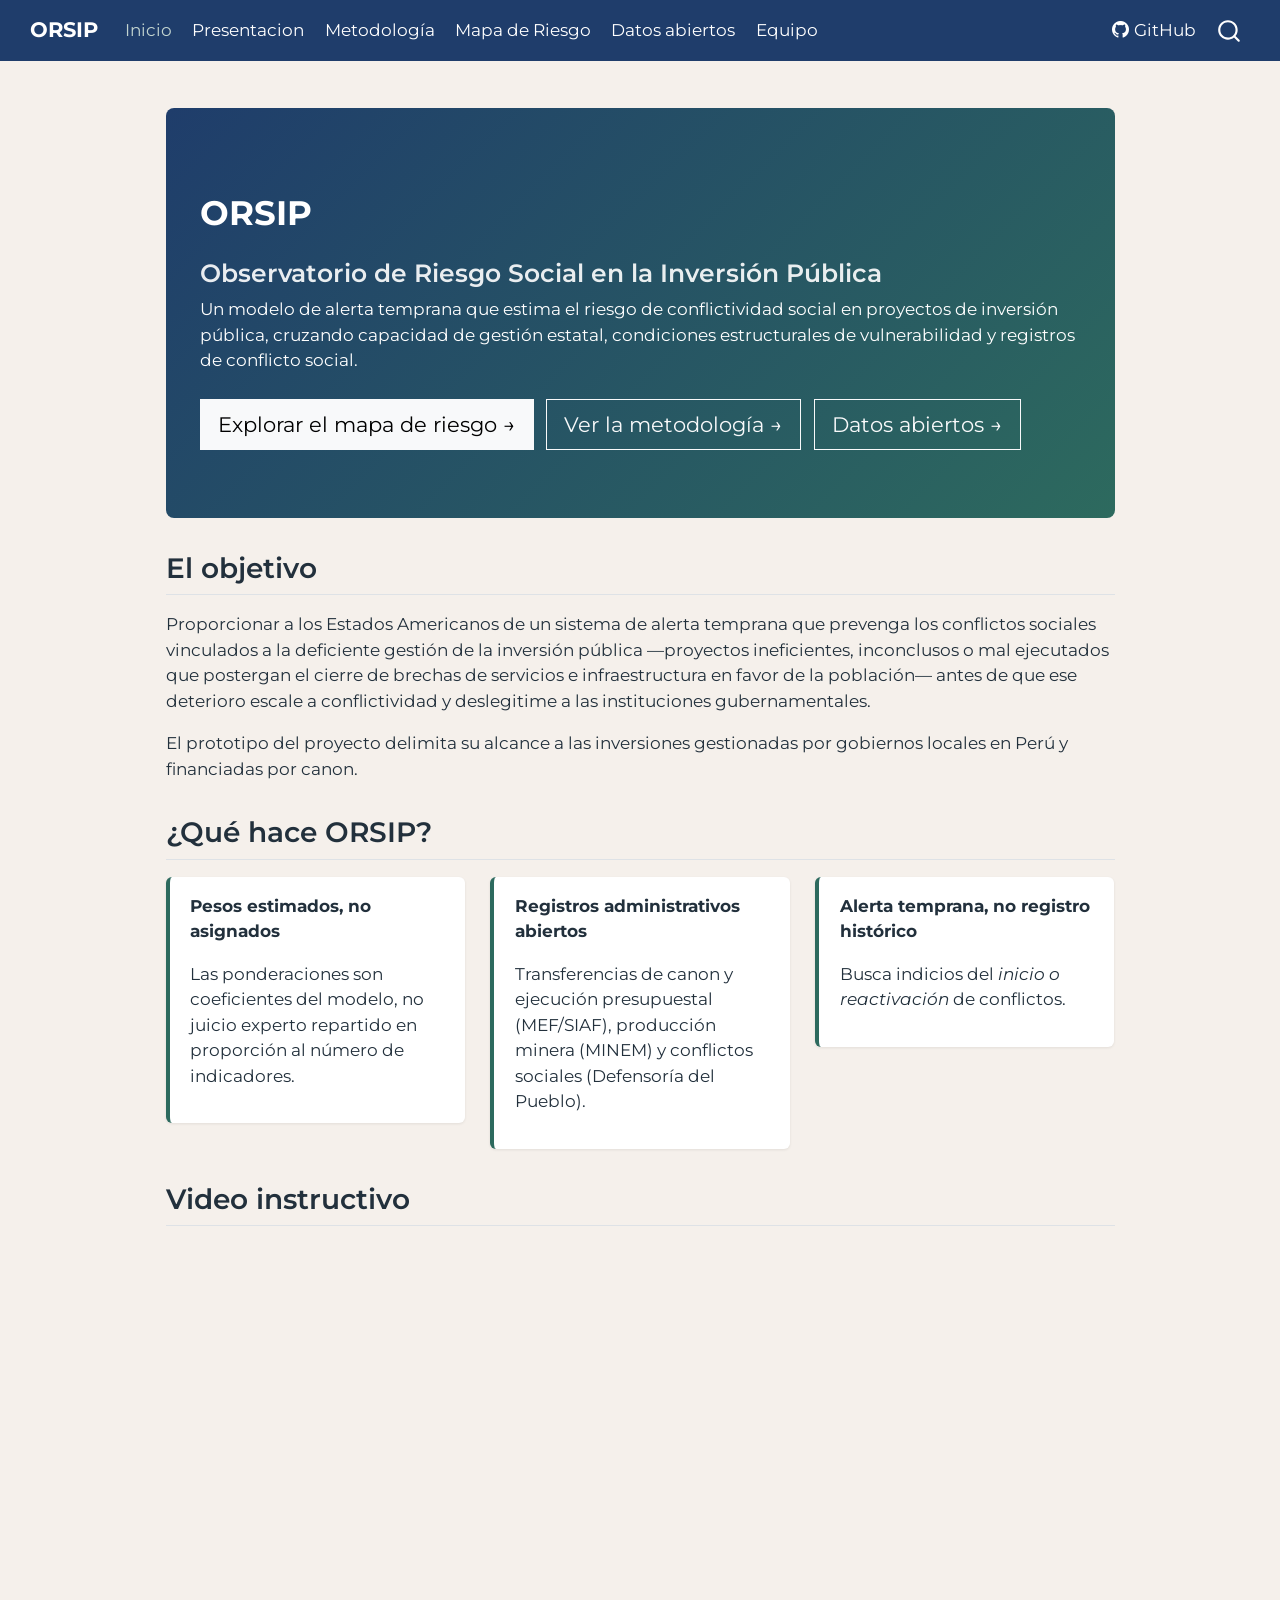
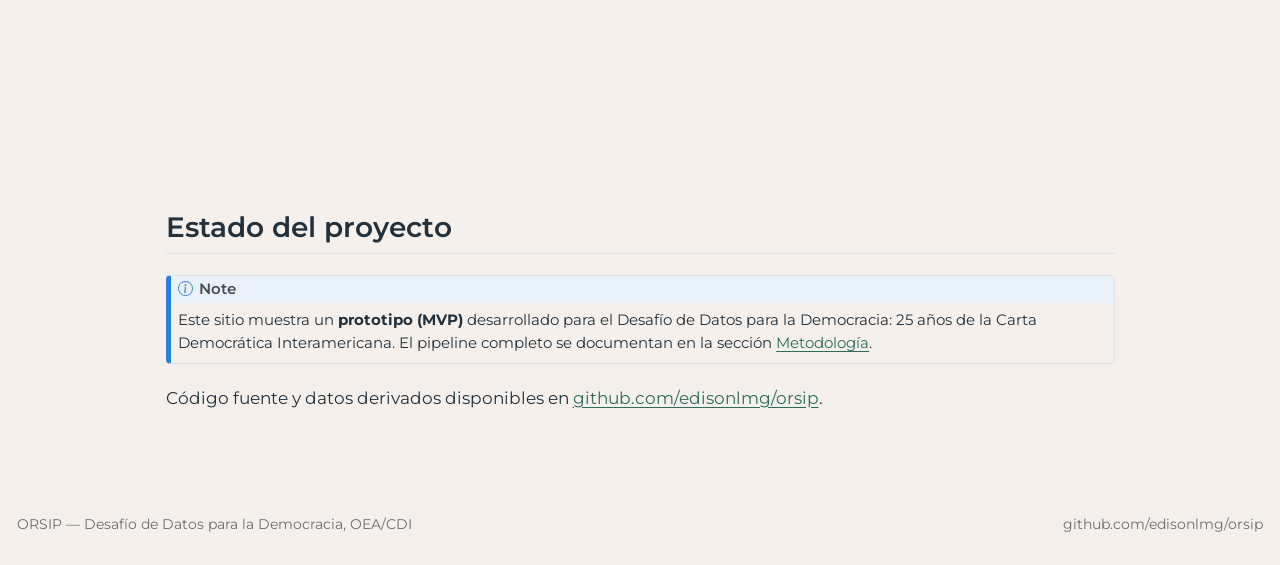
<file: docs/index.html>
<!DOCTYPE html>
<html xmlns="http://www.w3.org/1999/xhtml" lang="en" xml:lang="en"><head>

<meta charset="utf-8">
<meta name="generator" content="quarto-1.9.38">

<meta name="viewport" content="width=device-width, initial-scale=1.0, user-scalable=yes">


<title>ORSIP</title>
<style>
/* Default styles provided by pandoc.
** See https://pandoc.org/MANUAL.html#variables-for-html for config info.
*/
code{white-space: pre-wrap;}
span.smallcaps{font-variant: small-caps;}
div.columns{display: flex; gap: min(4vw, 1.5em);}
div.column{flex: auto; overflow-x: auto;}
div.hanging-indent{margin-left: 1.5em; text-indent: -1.5em;}
ul.task-list{list-style: none;}
ul.task-list li input[type="checkbox"] {
  width: 0.8em;
  margin: 0 0.8em 0.2em -1em; /* quarto-specific, see https://github.com/quarto-dev/quarto-cli/issues/4556 */ 
  vertical-align: middle;
}
</style>


<script src="site_libs/quarto-nav/quarto-nav.js"></script>
<script src="site_libs/quarto-nav/headroom.min.js"></script>
<script src="site_libs/clipboard/clipboard.min.js"></script>
<script src="site_libs/quarto-search/autocomplete.umd.js"></script>
<script src="site_libs/quarto-search/fuse.min.js"></script>
<script src="site_libs/quarto-search/quarto-search.js"></script>
<meta name="quarto:offset" content="./">
<script src="site_libs/quarto-html/quarto.js" type="module"></script>
<script src="site_libs/quarto-html/tabsets/tabsets.js" type="module"></script>
<script src="site_libs/quarto-html/popper.min.js"></script>
<script src="site_libs/quarto-html/tippy.umd.min.js"></script>
<script src="site_libs/quarto-html/anchor.min.js"></script>
<link href="site_libs/quarto-html/tippy.css" rel="stylesheet">
<link href="site_libs/quarto-html/quarto-syntax-highlighting-15634bcf2e68342d4ad2dfa704d543f6.css" rel="stylesheet" id="quarto-text-highlighting-styles">
<script src="site_libs/bootstrap/bootstrap.min.js"></script>
<link href="site_libs/bootstrap/bootstrap-icons.css" rel="stylesheet">
<link href="site_libs/bootstrap/bootstrap-5b5f9815e9f625f6f2caee7ee4b01884.min.css" rel="stylesheet" append-hash="true" id="quarto-bootstrap" data-mode="light">
<script id="quarto-search-options" type="application/json">{
  "location": "navbar",
  "copy-button": false,
  "collapse-after": 3,
  "panel-placement": "end",
  "type": "overlay",
  "limit": 50,
  "keyboard-shortcut": [
    "f",
    "/",
    "s"
  ],
  "show-item-context": false,
  "language": {
    "search-no-results-text": "No results",
    "search-matching-documents-text": "matching documents",
    "search-copy-link-title": "Copy link to search",
    "search-hide-matches-text": "Hide additional matches",
    "search-more-match-text": "more match in this document",
    "search-more-matches-text": "more matches in this document",
    "search-clear-button-title": "Clear",
    "search-text-placeholder": "",
    "search-detached-cancel-button-title": "Cancel",
    "search-submit-button-title": "Submit",
    "search-label": "Search"
  }
}</script>
<script async="" src="https://www.googletagmanager.com/gtag/js?id=G-DY50TEYDTH"></script>

<script type="text/javascript">

window.dataLayer = window.dataLayer || [];
function gtag(){dataLayer.push(arguments);}
gtag('js', new Date());
gtag('config', 'G-DY50TEYDTH', { 'anonymize_ip': true});
</script>


</head>

<body class="nav-fixed fullcontent quarto-light">

<div id="quarto-search-results"></div>
  <header id="quarto-header" class="headroom fixed-top">
    <nav class="navbar navbar-expand-lg " data-bs-theme="dark">
      <div class="navbar-container container-fluid">
      <div class="navbar-brand-container mx-auto">
    <a class="navbar-brand" href="./index.html">
    <span class="navbar-title">ORSIP</span>
    </a>
  </div>
            <div id="quarto-search" class="" title="Search"></div>
          <button class="navbar-toggler" type="button" data-bs-toggle="collapse" data-bs-target="#navbarCollapse" aria-controls="navbarCollapse" role="menu" aria-expanded="false" aria-label="Toggle navigation" onclick="if (window.quartoToggleHeadroom) { window.quartoToggleHeadroom(); }">
  <span class="navbar-toggler-icon"></span>
</button>
          <div class="collapse navbar-collapse" id="navbarCollapse">
            <ul class="navbar-nav navbar-nav-scroll me-auto">
  <li class="nav-item">
    <a class="nav-link active" href="./index.html" aria-current="page"> 
<span class="menu-text">Inicio</span></a>
  </li>  
  <li class="nav-item">
    <a class="nav-link" href="./presentacion.html"> 
<span class="menu-text">Presentacion</span></a>
  </li>  
  <li class="nav-item">
    <a class="nav-link" href="./metodologia.html"> 
<span class="menu-text">Metodología</span></a>
  </li>  
  <li class="nav-item">
    <a class="nav-link" href="https://edisonlmg.shinyapps.io/orsip/" target="_blank"> 
<span class="menu-text">Mapa de Riesgo</span></a>
  </li>  
  <li class="nav-item">
    <a class="nav-link" href="https://github.com/edisonlmg/orsip/tree/main/data/outputs" target="_blank"> 
<span class="menu-text">Datos abiertos</span></a>
  </li>  
  <li class="nav-item">
    <a class="nav-link" href="./equipo.html"> 
<span class="menu-text">Equipo</span></a>
  </li>  
</ul>
            <ul class="navbar-nav navbar-nav-scroll ms-auto">
  <li class="nav-item">
    <a class="nav-link" href="https://github.com/edisonlmg/orsip"> <i class="bi bi-github" role="img">
</i> 
<span class="menu-text">GitHub</span></a>
  </li>  
</ul>
          </div> <!-- /navcollapse -->
            <div class="quarto-navbar-tools">
</div>
      </div> <!-- /container-fluid -->
    </nav>
</header>
<!-- content -->
<div id="quarto-content" class="quarto-container page-columns page-rows-contents page-layout-article page-navbar">
<!-- sidebar -->
<!-- margin-sidebar -->
    
<!-- main -->
<main class="content" id="quarto-document-content"><header id="title-block-header" class="quarto-title-block"></header>




<section id="orsip" class="level1 hero-banner">
<h1>ORSIP</h1>
<section id="observatorio-de-riesgo-social-en-la-inversión-pública" class="level3">
<h3 class="anchored" data-anchor-id="observatorio-de-riesgo-social-en-la-inversión-pública">Observatorio de Riesgo Social en la Inversión Pública</h3>
<p>Un modelo de alerta temprana que estima el riesgo de conflictividad social en proyectos de inversión pública, cruzando capacidad de gestión estatal, condiciones estructurales de vulnerabilidad y registros de conflicto social.</p>
<p><a href="https://edisonlmg.shinyapps.io/orsip/" class="btn btn-light btn-lg" role="button">Explorar el mapa de riesgo →</a> <a href="./metodologia.html" class="btn btn-outline-light btn-lg" role="button">Ver la metodología →</a> <a href="https://github.com/edisonlmg/orsip/tree/main/data/outputs" class="btn btn-outline-light btn-lg" role="button">Datos abiertos →</a></p>
</section>
</section>
<section id="el-objetivo" class="level2">
<h2 class="anchored" data-anchor-id="el-objetivo">El objetivo</h2>
<p>Proporcionar a los Estados Americanos de un sistema de alerta temprana que prevenga los conflictos sociales vinculados a la deficiente gestión de la inversión pública —proyectos ineficientes, inconclusos o mal ejecutados que postergan el cierre de brechas de servicios e infraestructura en favor de la población— antes de que ese deterioro escale a conflictividad y deslegitime a las instituciones gubernamentales.</p>
<p>El prototipo del proyecto delimita su alcance a las inversiones gestionadas por gobiernos locales en Perú y financiadas por canon.</p>
</section>
<section id="qué-hace-orsip" class="level2">
<h2 class="anchored" data-anchor-id="qué-hace-orsip">¿Qué hace ORSIP?</h2>
<div class="grid">
<div class="g-col-4">
<div class="card-metric">
<p><strong>Pesos estimados, no asignados</strong></p>
<p>Las ponderaciones son coeficientes del modelo, no juicio experto repartido en proporción al número de indicadores.</p>
</div>
</div>
<div class="g-col-4">
<div class="card-metric">
<p><strong>Registros administrativos abiertos</strong></p>
<p>Transferencias de canon y ejecución presupuestal (MEF/SIAF), producción minera (MINEM) y conflictos sociales (Defensoría del Pueblo).</p>
</div>
</div>
<div class="g-col-4">
<div class="card-metric">
<p><strong>Alerta temprana, no registro histórico</strong></p>
<p>Busca indicios del <em>inicio o reactivación</em> de conflictos.</p>
</div>
</div>
</div>
</section>
<section id="video-instructivo" class="level2">
<h2 class="anchored" data-anchor-id="video-instructivo">Video instructivo</h2>
<div class="quarto-video ratio ratio-16x9"><iframe data-external="1" src="https://www.youtube.com/embed/J4j8YQt5oFw" title="" frameborder="0" allow="accelerometer; autoplay; clipboard-write; encrypted-media; gyroscope; picture-in-picture" allowfullscreen=""></iframe></div>
</section>
<section id="estado-del-proyecto" class="level2">
<h2 class="anchored" data-anchor-id="estado-del-proyecto">Estado del proyecto</h2>
<div class="callout callout-style-default callout-note callout-titled">
<div class="callout-header d-flex align-content-center">
<div class="callout-icon-container">
<i class="callout-icon"></i>
</div>
<div class="callout-title-container flex-fill">
Note
</div>
</div>
<div class="callout-body-container callout-body">
<p>Este sitio muestra un <strong>prototipo (MVP)</strong> desarrollado para el Desafío de Datos para la Democracia: 25 años de la Carta Democrática Interamericana. El pipeline completo se documentan en la sección <a href="./metodologia.html">Metodología</a>.</p>
</div>
</div>
<p>Código fuente y datos derivados disponibles en <a href="https://github.com/edisonlmg/orsip">github.com/edisonlmg/orsip</a>.</p>


</section>

</main> <!-- /main -->
<script id="quarto-html-after-body" type="application/javascript">
  window.document.addEventListener("DOMContentLoaded", function (event) {
    const icon = "";
    const anchorJS = new window.AnchorJS();
    anchorJS.options = {
      placement: 'right',
      icon: icon
    };
    anchorJS.add('.anchored');
    const isCodeAnnotation = (el) => {
      for (const clz of el.classList) {
        if (clz.startsWith('code-annotation-')) {                     
          return true;
        }
      }
      return false;
    }
    const onCopySuccess = function(e) {
      // button target
      const button = e.trigger;
      // don't keep focus
      button.blur();
      // flash "checked"
      button.classList.add('code-copy-button-checked');
      var currentTitle = button.getAttribute("title");
      button.setAttribute("title", "Copied!");
      let tooltip;
      if (window.bootstrap) {
        button.setAttribute("data-bs-toggle", "tooltip");
        button.setAttribute("data-bs-placement", "left");
        button.setAttribute("data-bs-title", "Copied!");
        tooltip = new bootstrap.Tooltip(button, 
          { trigger: "manual", 
            customClass: "code-copy-button-tooltip",
            offset: [0, -8]});
        tooltip.show();    
      }
      setTimeout(function() {
        if (tooltip) {
          tooltip.hide();
          button.removeAttribute("data-bs-title");
          button.removeAttribute("data-bs-toggle");
          button.removeAttribute("data-bs-placement");
        }
        button.setAttribute("title", currentTitle);
        button.classList.remove('code-copy-button-checked');
      }, 1000);
      // clear code selection
      e.clearSelection();
    }
    const getTextToCopy = function(trigger) {
      const outerScaffold = trigger.parentElement.cloneNode(true);
      const codeEl = outerScaffold.querySelector('code');
      for (const childEl of codeEl.children) {
        if (isCodeAnnotation(childEl)) {
          childEl.remove();
        }
      }
      return codeEl.innerText;
    }
    const clipboard = new window.ClipboardJS('.code-copy-button:not([data-in-quarto-modal])', {
      text: getTextToCopy
    });
    clipboard.on('success', onCopySuccess);
    if (window.document.getElementById('quarto-embedded-source-code-modal')) {
      const clipboardModal = new window.ClipboardJS('.code-copy-button[data-in-quarto-modal]', {
        text: getTextToCopy,
        container: window.document.getElementById('quarto-embedded-source-code-modal')
      });
      clipboardModal.on('success', onCopySuccess);
    }
      var localhostRegex = new RegExp(/^(?:http|https):\/\/localhost\:?[0-9]*\//);
      var mailtoRegex = new RegExp(/^mailto:/);
        var filterRegex = new RegExp("https:\/\/orsip\.site\/");
      var isInternal = (href) => {
          return filterRegex.test(href) || localhostRegex.test(href) || mailtoRegex.test(href);
      }
      // Inspect non-navigation links and adorn them if external
     var links = window.document.querySelectorAll('a[href]:not(.nav-link):not(.navbar-brand):not(.toc-action):not(.sidebar-link):not(.sidebar-item-toggle):not(.pagination-link):not(.no-external):not([aria-hidden]):not(.dropdown-item):not(.quarto-navigation-tool):not(.about-link)');
      for (var i=0; i<links.length; i++) {
        const link = links[i];
        if (!isInternal(link.href)) {
          // undo the damage that might have been done by quarto-nav.js in the case of
          // links that we want to consider external
          if (link.dataset.originalHref !== undefined) {
            link.href = link.dataset.originalHref;
          }
        }
      }
    function tippyHover(el, contentFn, onTriggerFn, onUntriggerFn) {
      const config = {
        allowHTML: true,
        maxWidth: 500,
        delay: 100,
        arrow: false,
        appendTo: function(el) {
            return el.parentElement;
        },
        interactive: true,
        interactiveBorder: 10,
        theme: 'quarto',
        placement: 'bottom-start',
      };
      if (contentFn) {
        config.content = contentFn;
      }
      if (onTriggerFn) {
        config.onTrigger = onTriggerFn;
      }
      if (onUntriggerFn) {
        config.onUntrigger = onUntriggerFn;
      }
      window.tippy(el, config); 
    }
    const noterefs = window.document.querySelectorAll('a[role="doc-noteref"]');
    for (var i=0; i<noterefs.length; i++) {
      const ref = noterefs[i];
      tippyHover(ref, function() {
        // use id or data attribute instead here
        let href = ref.getAttribute('data-footnote-href') || ref.getAttribute('href');
        try { href = new URL(href).hash; } catch {}
        const id = href.replace(/^#\/?/, "");
        const note = window.document.getElementById(id);
        if (note) {
          return note.innerHTML;
        } else {
          return "";
        }
      });
    }
    const xrefs = window.document.querySelectorAll('a.quarto-xref');
    const processXRef = (id, note) => {
      // Strip column container classes
      const stripColumnClz = (el) => {
        el.classList.remove("page-full", "page-columns");
        if (el.children) {
          for (const child of el.children) {
            stripColumnClz(child);
          }
        }
      }
      stripColumnClz(note)
      if (id === null || id.startsWith('sec-')) {
        // Special case sections, only their first couple elements
        const container = document.createElement("div");
        if (note.children && note.children.length > 2) {
          container.appendChild(note.children[0].cloneNode(true));
          for (let i = 1; i < note.children.length; i++) {
            const child = note.children[i];
            if (child.tagName === "P" && child.innerText === "") {
              continue;
            } else {
              container.appendChild(child.cloneNode(true));
              break;
            }
          }
          if (window.Quarto?.typesetMath) {
            window.Quarto.typesetMath(container);
          }
          return container.innerHTML
        } else {
          if (window.Quarto?.typesetMath) {
            window.Quarto.typesetMath(note);
          }
          return note.innerHTML;
        }
      } else {
        // Remove any anchor links if they are present
        const anchorLink = note.querySelector('a.anchorjs-link');
        if (anchorLink) {
          anchorLink.remove();
        }
        if (window.Quarto?.typesetMath) {
          window.Quarto.typesetMath(note);
        }
        if (note.classList.contains("callout")) {
          return note.outerHTML;
        } else {
          return note.innerHTML;
        }
      }
    }
    for (var i=0; i<xrefs.length; i++) {
      const xref = xrefs[i];
      tippyHover(xref, undefined, function(instance) {
        instance.disable();
        let url = xref.getAttribute('href');
        let hash = undefined; 
        if (url.startsWith('#')) {
          hash = url;
        } else {
          try { hash = new URL(url).hash; } catch {}
        }
        if (hash) {
          const id = hash.replace(/^#\/?/, "");
          const note = window.document.getElementById(id);
          if (note !== null) {
            try {
              const html = processXRef(id, note.cloneNode(true));
              instance.setContent(html);
            } finally {
              instance.enable();
              instance.show();
            }
          } else {
            // See if we can fetch this
            fetch(url.split('#')[0])
            .then(res => res.text())
            .then(html => {
              const parser = new DOMParser();
              const htmlDoc = parser.parseFromString(html, "text/html");
              const note = htmlDoc.getElementById(id);
              if (note !== null) {
                const html = processXRef(id, note);
                instance.setContent(html);
              } 
            }).finally(() => {
              instance.enable();
              instance.show();
            });
          }
        } else {
          // See if we can fetch a full url (with no hash to target)
          // This is a special case and we should probably do some content thinning / targeting
          fetch(url)
          .then(res => res.text())
          .then(html => {
            const parser = new DOMParser();
            const htmlDoc = parser.parseFromString(html, "text/html");
            const note = htmlDoc.querySelector('main.content');
            if (note !== null) {
              // This should only happen for chapter cross references
              // (since there is no id in the URL)
              // remove the first header
              if (note.children.length > 0 && note.children[0].tagName === "HEADER") {
                note.children[0].remove();
              }
              const html = processXRef(null, note);
              instance.setContent(html);
            } 
          }).finally(() => {
            instance.enable();
            instance.show();
          });
        }
      }, function(instance) {
      });
    }
        let selectedAnnoteEl;
        const selectorForAnnotation = ( cell, annotation) => {
          let cellAttr = 'data-code-cell="' + cell + '"';
          let lineAttr = 'data-code-annotation="' +  annotation + '"';
          const selector = 'span[' + cellAttr + '][' + lineAttr + ']';
          return selector;
        }
        const selectCodeLines = (annoteEl) => {
          const doc = window.document;
          const targetCell = annoteEl.getAttribute("data-target-cell");
          const targetAnnotation = annoteEl.getAttribute("data-target-annotation");
          const annoteSpan = window.document.querySelector(selectorForAnnotation(targetCell, targetAnnotation));
          const lines = annoteSpan.getAttribute("data-code-lines").split(",");
          const lineIds = lines.map((line) => {
            return targetCell + "-" + line;
          })
          let top = null;
          let height = null;
          let parent = null;
          if (lineIds.length > 0) {
              //compute the position of the single el (top and bottom and make a div)
              const el = window.document.getElementById(lineIds[0]);
              top = el.offsetTop;
              height = el.offsetHeight;
              parent = el.parentElement.parentElement;
            if (lineIds.length > 1) {
              const lastEl = window.document.getElementById(lineIds[lineIds.length - 1]);
              const bottom = lastEl.offsetTop + lastEl.offsetHeight;
              height = bottom - top;
            }
            if (top !== null && height !== null && parent !== null) {
              // cook up a div (if necessary) and position it 
              let div = window.document.getElementById("code-annotation-line-highlight");
              if (div === null) {
                div = window.document.createElement("div");
                div.setAttribute("id", "code-annotation-line-highlight");
                div.style.position = 'absolute';
                parent.appendChild(div);
              }
              div.style.top = top - 2 + "px";
              div.style.height = height + 4 + "px";
              div.style.left = 0;
              let gutterDiv = window.document.getElementById("code-annotation-line-highlight-gutter");
              if (gutterDiv === null) {
                gutterDiv = window.document.createElement("div");
                gutterDiv.setAttribute("id", "code-annotation-line-highlight-gutter");
                gutterDiv.style.position = 'absolute';
                const codeCell = window.document.getElementById(targetCell);
                const gutter = codeCell.querySelector('.code-annotation-gutter');
                gutter.appendChild(gutterDiv);
              }
              gutterDiv.style.top = top - 2 + "px";
              gutterDiv.style.height = height + 4 + "px";
            }
            selectedAnnoteEl = annoteEl;
          }
        };
        const unselectCodeLines = () => {
          const elementsIds = ["code-annotation-line-highlight", "code-annotation-line-highlight-gutter"];
          elementsIds.forEach((elId) => {
            const div = window.document.getElementById(elId);
            if (div) {
              div.remove();
            }
          });
          selectedAnnoteEl = undefined;
        };
          // Handle positioning of the toggle
      window.addEventListener(
        "resize",
        throttle(() => {
          elRect = undefined;
          if (selectedAnnoteEl) {
            selectCodeLines(selectedAnnoteEl);
          }
        }, 10)
      );
      function throttle(fn, ms) {
      let throttle = false;
      let timer;
        return (...args) => {
          if(!throttle) { // first call gets through
              fn.apply(this, args);
              throttle = true;
          } else { // all the others get throttled
              if(timer) clearTimeout(timer); // cancel #2
              timer = setTimeout(() => {
                fn.apply(this, args);
                timer = throttle = false;
              }, ms);
          }
        };
      }
        // Attach click handler to the DT
        const annoteDls = window.document.querySelectorAll('dt[data-target-cell]');
        for (const annoteDlNode of annoteDls) {
          annoteDlNode.addEventListener('click', (event) => {
            const clickedEl = event.target;
            if (clickedEl !== selectedAnnoteEl) {
              unselectCodeLines();
              const activeEl = window.document.querySelector('dt[data-target-cell].code-annotation-active');
              if (activeEl) {
                activeEl.classList.remove('code-annotation-active');
              }
              selectCodeLines(clickedEl);
              clickedEl.classList.add('code-annotation-active');
            } else {
              // Unselect the line
              unselectCodeLines();
              clickedEl.classList.remove('code-annotation-active');
            }
          });
        }
    const findCites = (el) => {
      const parentEl = el.parentElement;
      if (parentEl) {
        const cites = parentEl.dataset.cites;
        if (cites) {
          return {
            el,
            cites: cites.split(' ')
          };
        } else {
          return findCites(el.parentElement)
        }
      } else {
        return undefined;
      }
    };
    var bibliorefs = window.document.querySelectorAll('a[role="doc-biblioref"]');
    for (var i=0; i<bibliorefs.length; i++) {
      const ref = bibliorefs[i];
      const citeInfo = findCites(ref);
      if (citeInfo) {
        tippyHover(citeInfo.el, function() {
          var popup = window.document.createElement('div');
          citeInfo.cites.forEach(function(cite) {
            var citeDiv = window.document.createElement('div');
            citeDiv.classList.add('hanging-indent');
            citeDiv.classList.add('csl-entry');
            var biblioDiv = window.document.getElementById('ref-' + cite);
            if (biblioDiv) {
              citeDiv.innerHTML = biblioDiv.innerHTML;
            }
            popup.appendChild(citeDiv);
          });
          return popup.innerHTML;
        });
      }
    }
  });
  </script>
</div> <!-- /content -->
<footer class="footer">
  <div class="nav-footer">
    <div class="nav-footer-left">
<p>ORSIP — Desafío de Datos para la Democracia, OEA/CDI</p>
</div>   
    <div class="nav-footer-center">
      &nbsp;
    </div>
    <div class="nav-footer-right">
<p>github.com/edisonlmg/orsip</p>
</div>
  </div>
</footer>




</body></html>
</file>
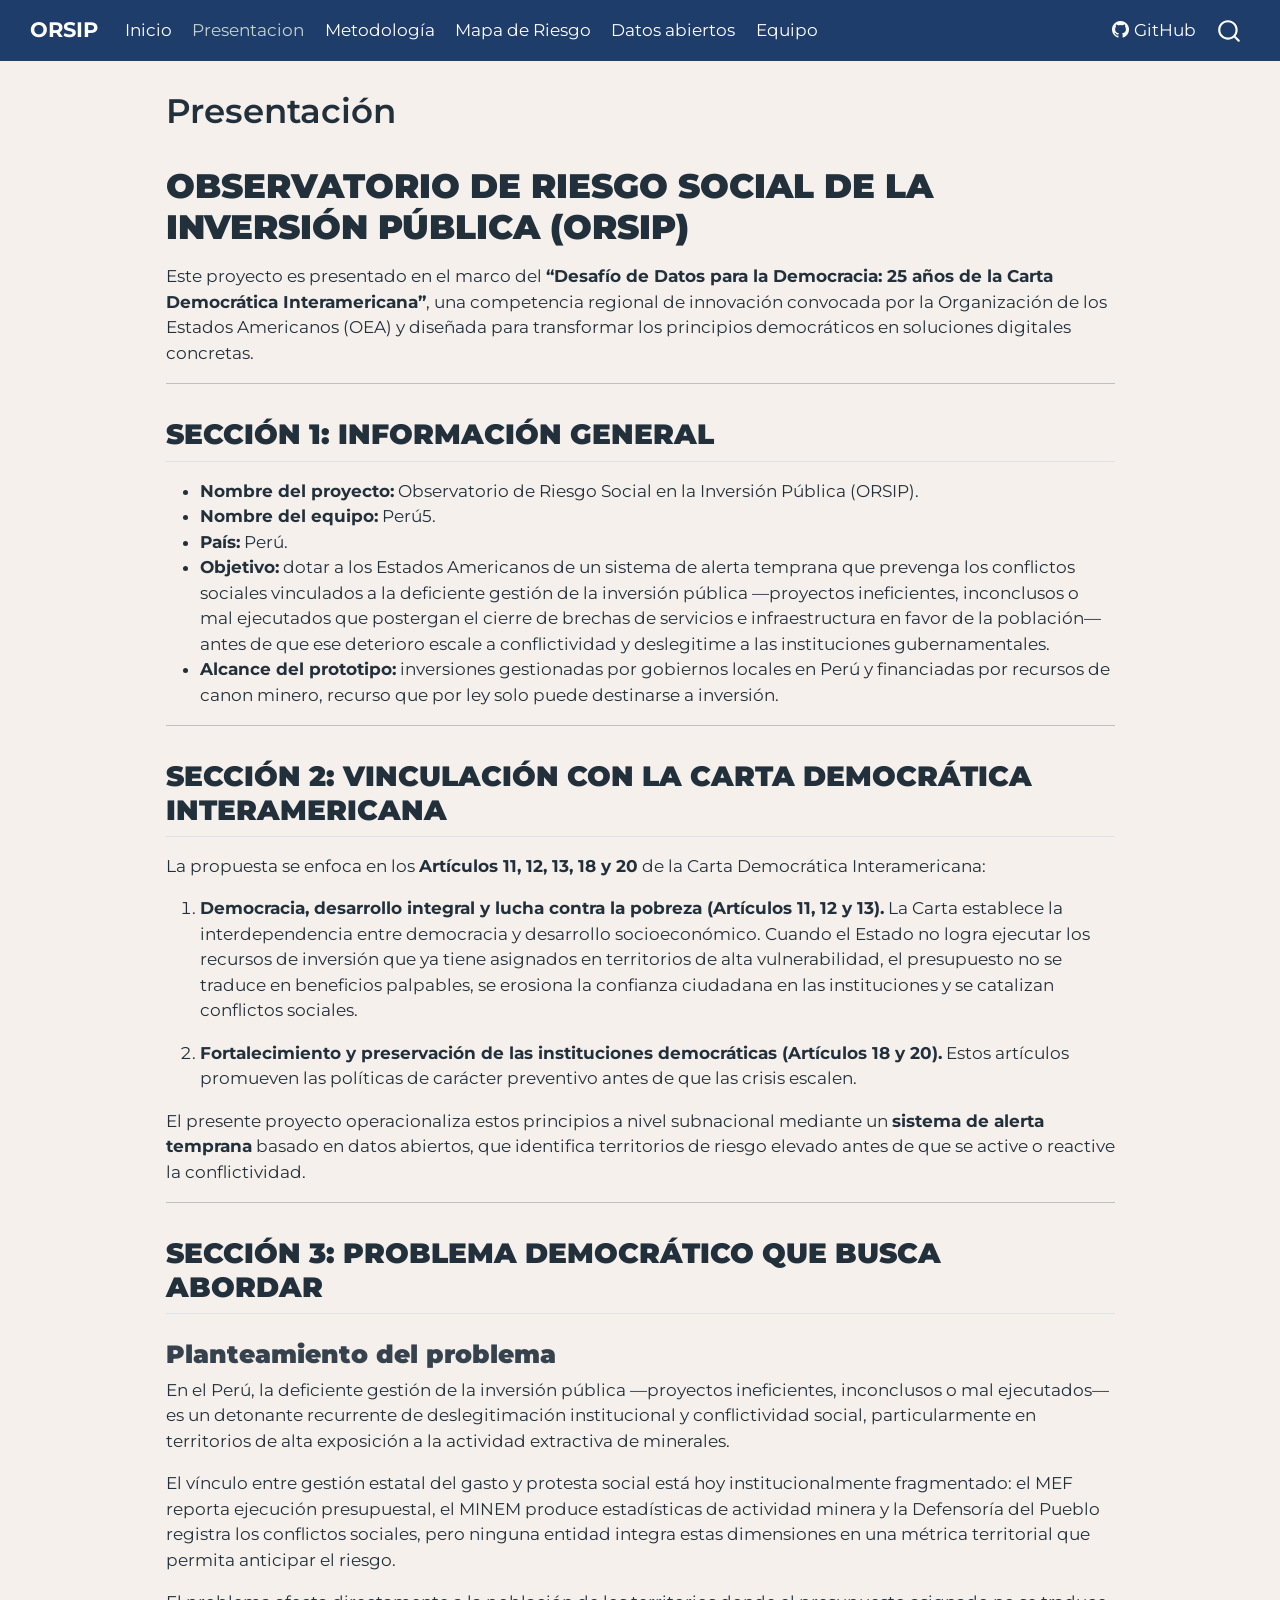
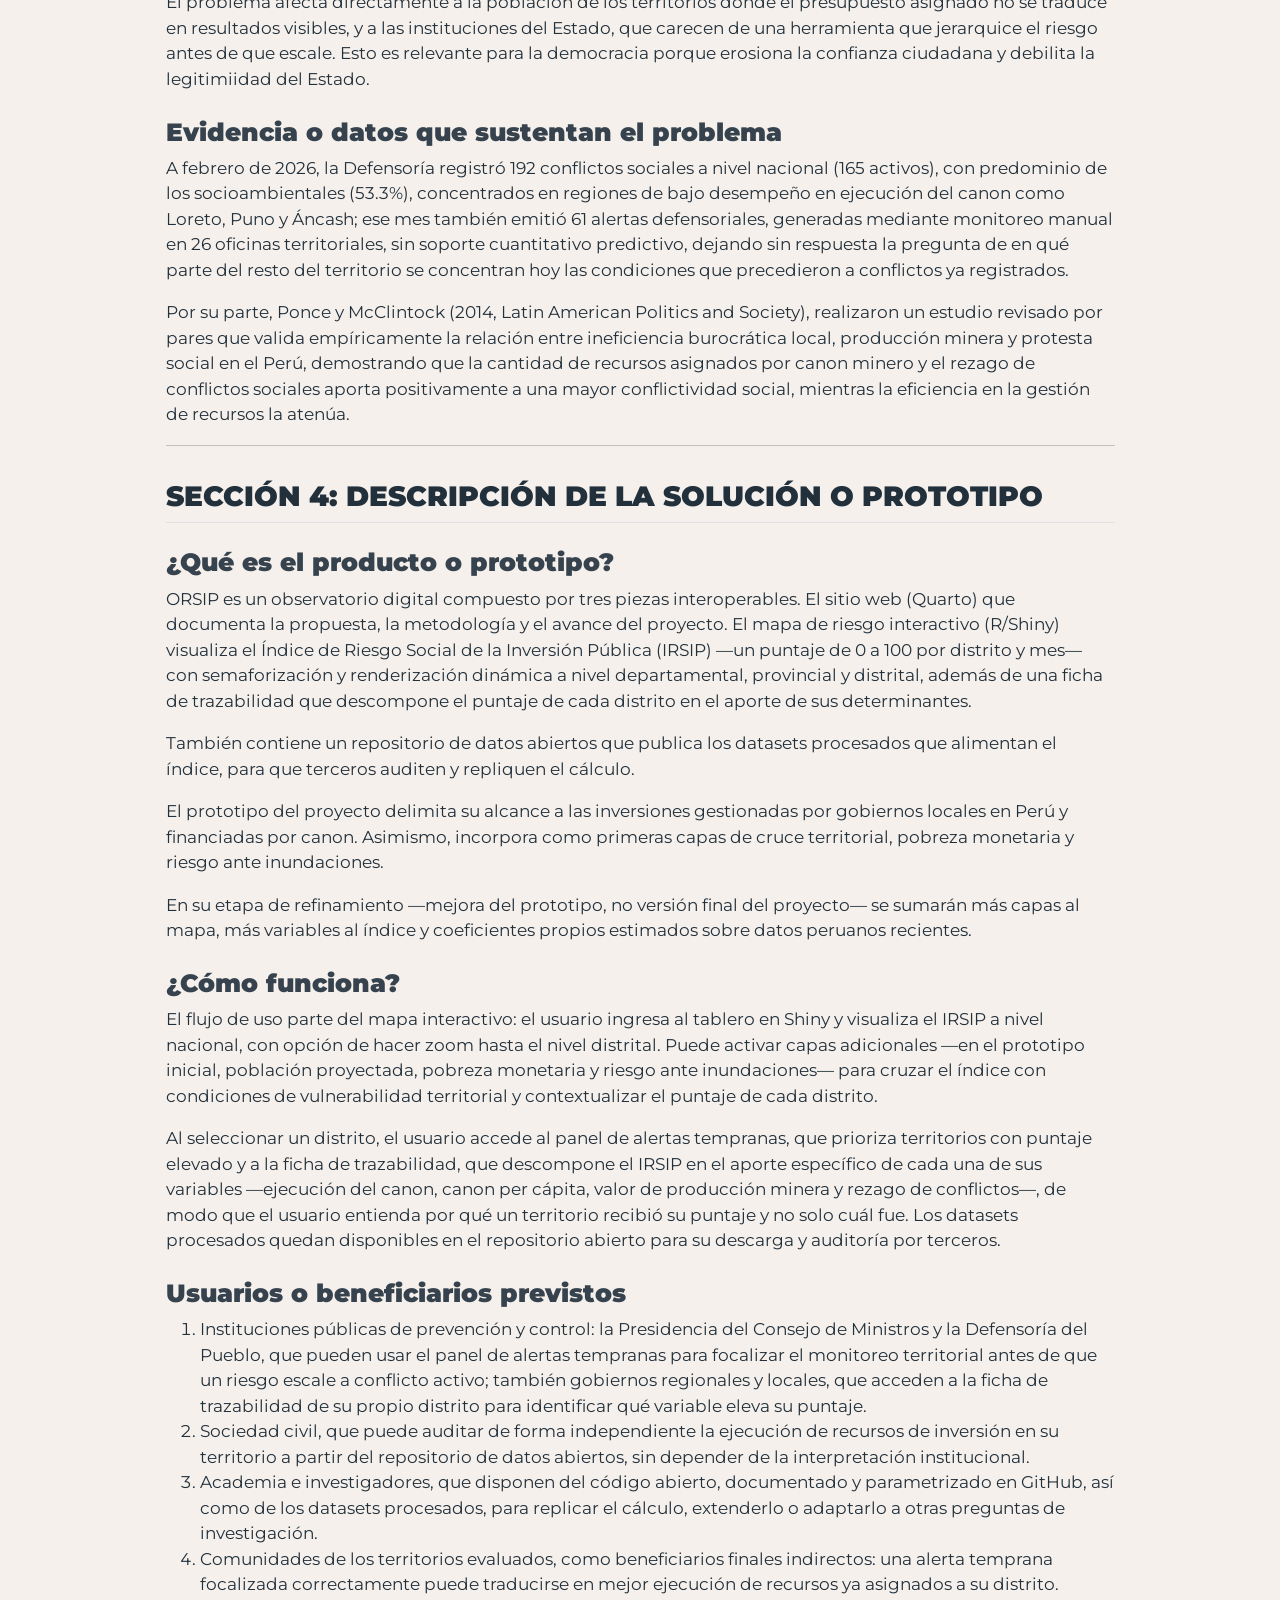
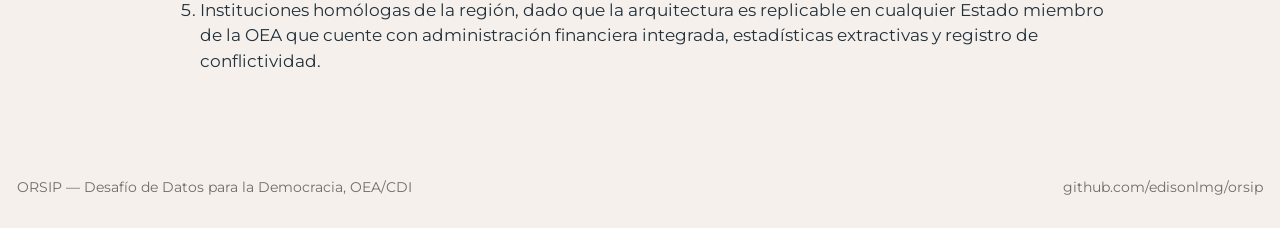
<file: docs/presentacion.html>
<!DOCTYPE html>
<html xmlns="http://www.w3.org/1999/xhtml" lang="en" xml:lang="en"><head>

<meta charset="utf-8">
<meta name="generator" content="quarto-1.9.38">

<meta name="viewport" content="width=device-width, initial-scale=1.0, user-scalable=yes">


<title>Presentación – ORSIP</title>
<style>
/* Default styles provided by pandoc.
** See https://pandoc.org/MANUAL.html#variables-for-html for config info.
*/
code{white-space: pre-wrap;}
span.smallcaps{font-variant: small-caps;}
div.columns{display: flex; gap: min(4vw, 1.5em);}
div.column{flex: auto; overflow-x: auto;}
div.hanging-indent{margin-left: 1.5em; text-indent: -1.5em;}
ul.task-list{list-style: none;}
ul.task-list li input[type="checkbox"] {
  width: 0.8em;
  margin: 0 0.8em 0.2em -1em; /* quarto-specific, see https://github.com/quarto-dev/quarto-cli/issues/4556 */ 
  vertical-align: middle;
}
</style>


<script src="site_libs/quarto-nav/quarto-nav.js"></script>
<script src="site_libs/quarto-nav/headroom.min.js"></script>
<script src="site_libs/clipboard/clipboard.min.js"></script>
<script src="site_libs/quarto-search/autocomplete.umd.js"></script>
<script src="site_libs/quarto-search/fuse.min.js"></script>
<script src="site_libs/quarto-search/quarto-search.js"></script>
<meta name="quarto:offset" content="./">
<script src="site_libs/quarto-html/quarto.js" type="module"></script>
<script src="site_libs/quarto-html/tabsets/tabsets.js" type="module"></script>
<script src="site_libs/quarto-html/popper.min.js"></script>
<script src="site_libs/quarto-html/tippy.umd.min.js"></script>
<script src="site_libs/quarto-html/anchor.min.js"></script>
<link href="site_libs/quarto-html/tippy.css" rel="stylesheet">
<link href="site_libs/quarto-html/quarto-syntax-highlighting-15634bcf2e68342d4ad2dfa704d543f6.css" rel="stylesheet" id="quarto-text-highlighting-styles">
<script src="site_libs/bootstrap/bootstrap.min.js"></script>
<link href="site_libs/bootstrap/bootstrap-icons.css" rel="stylesheet">
<link href="site_libs/bootstrap/bootstrap-5b5f9815e9f625f6f2caee7ee4b01884.min.css" rel="stylesheet" append-hash="true" id="quarto-bootstrap" data-mode="light">
<script id="quarto-search-options" type="application/json">{
  "location": "navbar",
  "copy-button": false,
  "collapse-after": 3,
  "panel-placement": "end",
  "type": "overlay",
  "limit": 50,
  "keyboard-shortcut": [
    "f",
    "/",
    "s"
  ],
  "show-item-context": false,
  "language": {
    "search-no-results-text": "No results",
    "search-matching-documents-text": "matching documents",
    "search-copy-link-title": "Copy link to search",
    "search-hide-matches-text": "Hide additional matches",
    "search-more-match-text": "more match in this document",
    "search-more-matches-text": "more matches in this document",
    "search-clear-button-title": "Clear",
    "search-text-placeholder": "",
    "search-detached-cancel-button-title": "Cancel",
    "search-submit-button-title": "Submit",
    "search-label": "Search"
  }
}</script>
<script async="" src="https://www.googletagmanager.com/gtag/js?id=G-DY50TEYDTH"></script>

<script type="text/javascript">

window.dataLayer = window.dataLayer || [];
function gtag(){dataLayer.push(arguments);}
gtag('js', new Date());
gtag('config', 'G-DY50TEYDTH', { 'anonymize_ip': true});
</script>


</head>

<body class="nav-fixed fullcontent quarto-light">

<div id="quarto-search-results"></div>
  <header id="quarto-header" class="headroom fixed-top">
    <nav class="navbar navbar-expand-lg " data-bs-theme="dark">
      <div class="navbar-container container-fluid">
      <div class="navbar-brand-container mx-auto">
    <a class="navbar-brand" href="./index.html">
    <span class="navbar-title">ORSIP</span>
    </a>
  </div>
            <div id="quarto-search" class="" title="Search"></div>
          <button class="navbar-toggler" type="button" data-bs-toggle="collapse" data-bs-target="#navbarCollapse" aria-controls="navbarCollapse" role="menu" aria-expanded="false" aria-label="Toggle navigation" onclick="if (window.quartoToggleHeadroom) { window.quartoToggleHeadroom(); }">
  <span class="navbar-toggler-icon"></span>
</button>
          <div class="collapse navbar-collapse" id="navbarCollapse">
            <ul class="navbar-nav navbar-nav-scroll me-auto">
  <li class="nav-item">
    <a class="nav-link" href="./index.html"> 
<span class="menu-text">Inicio</span></a>
  </li>  
  <li class="nav-item">
    <a class="nav-link active" href="./presentacion.html" aria-current="page"> 
<span class="menu-text">Presentacion</span></a>
  </li>  
  <li class="nav-item">
    <a class="nav-link" href="./metodologia.html"> 
<span class="menu-text">Metodología</span></a>
  </li>  
  <li class="nav-item">
    <a class="nav-link" href="https://edisonlmg.shinyapps.io/orsip/" target="_blank"> 
<span class="menu-text">Mapa de Riesgo</span></a>
  </li>  
  <li class="nav-item">
    <a class="nav-link" href="https://github.com/edisonlmg/orsip/tree/main/data/outputs" target="_blank"> 
<span class="menu-text">Datos abiertos</span></a>
  </li>  
  <li class="nav-item">
    <a class="nav-link" href="./equipo.html"> 
<span class="menu-text">Equipo</span></a>
  </li>  
</ul>
            <ul class="navbar-nav navbar-nav-scroll ms-auto">
  <li class="nav-item">
    <a class="nav-link" href="https://github.com/edisonlmg/orsip"> <i class="bi bi-github" role="img">
</i> 
<span class="menu-text">GitHub</span></a>
  </li>  
</ul>
          </div> <!-- /navcollapse -->
            <div class="quarto-navbar-tools">
</div>
      </div> <!-- /container-fluid -->
    </nav>
</header>
<!-- content -->
<div id="quarto-content" class="quarto-container page-columns page-rows-contents page-layout-article page-navbar">
<!-- sidebar -->
<!-- margin-sidebar -->
    
<!-- main -->
<main class="content" id="quarto-document-content">

<header id="title-block-header" class="quarto-title-block default">
<div class="quarto-title">
<h1 class="title">Presentación</h1>
</div>



<div class="quarto-title-meta">

    
  
    
  </div>
  


</header>


<section id="observatorio-de-riesgo-social-de-la-inversión-pública-orsip" class="level1">
<h1><strong>OBSERVATORIO DE RIESGO SOCIAL DE LA INVERSIÓN PÚBLICA (ORSIP)</strong></h1>
<p>Este proyecto es presentado en el marco del <strong>“Desafío de Datos para la Democracia: 25 años de la Carta Democrática Interamericana”</strong>, una competencia regional de innovación convocada por la Organización de los Estados Americanos (OEA) y diseñada para transformar los principios democráticos en soluciones digitales concretas.</p>
<hr>
<section id="sección-1-información-general" class="level2">
<h2 class="anchored" data-anchor-id="sección-1-información-general"><strong>SECCIÓN 1: INFORMACIÓN GENERAL</strong></h2>
<ul>
<li><strong>Nombre del proyecto:</strong> Observatorio de Riesgo Social en la Inversión Pública (ORSIP).</li>
<li><strong>Nombre del equipo:</strong> Perú5.</li>
<li><strong>País:</strong> Perú.</li>
<li><strong>Objetivo:</strong> dotar a los Estados Americanos de un sistema de alerta temprana que prevenga los conflictos sociales vinculados a la deficiente gestión de la inversión pública —proyectos ineficientes, inconclusos o mal ejecutados que postergan el cierre de brechas de servicios e infraestructura en favor de la población— antes de que ese deterioro escale a conflictividad y deslegitime a las instituciones gubernamentales.</li>
<li><strong>Alcance del prototipo:</strong> inversiones gestionadas por gobiernos locales en Perú y financiadas por recursos de canon minero, recurso que por ley solo puede destinarse a inversión.</li>
</ul>
<hr>
</section>
<section id="sección-2-vinculación-con-la-carta-democrática-interamericana" class="level2">
<h2 class="anchored" data-anchor-id="sección-2-vinculación-con-la-carta-democrática-interamericana"><strong>SECCIÓN 2: VINCULACIÓN CON LA CARTA DEMOCRÁTICA INTERAMERICANA</strong></h2>
<p>La propuesta se enfoca en los <strong>Artículos 11, 12, 13, 18 y 20</strong> de la Carta Democrática Interamericana:</p>
<ol type="1">
<li><p><strong>Democracia, desarrollo integral y lucha contra la pobreza (Artículos 11, 12 y 13).</strong> La Carta establece la interdependencia entre democracia y desarrollo socioeconómico. Cuando el Estado no logra ejecutar los recursos de inversión que ya tiene asignados en territorios de alta vulnerabilidad, el presupuesto no se traduce en beneficios palpables, se erosiona la confianza ciudadana en las instituciones y se catalizan conflictos sociales.</p></li>
<li><p><strong>Fortalecimiento y preservación de las instituciones democráticas (Artículos 18 y 20).</strong> Estos artículos promueven las políticas de carácter preventivo antes de que las crisis escalen.</p></li>
</ol>
<p>El presente proyecto operacionaliza estos principios a nivel subnacional mediante un <strong>sistema de alerta temprana</strong> basado en datos abiertos, que identifica territorios de riesgo elevado antes de que se active o reactive la conflictividad.</p>
<hr>
</section>
<section id="sección-3-problema-democrático-que-busca-abordar" class="level2">
<h2 class="anchored" data-anchor-id="sección-3-problema-democrático-que-busca-abordar"><strong>SECCIÓN 3: PROBLEMA DEMOCRÁTICO QUE BUSCA ABORDAR</strong></h2>
<section id="planteamiento-del-problema" class="level3">
<h3 class="anchored" data-anchor-id="planteamiento-del-problema"><strong>Planteamiento del problema</strong></h3>
<p>En el Perú, la deficiente gestión de la inversión pública —proyectos ineficientes, inconclusos o mal ejecutados— es un detonante recurrente de deslegitimación institucional y conflictividad social, particularmente en territorios de alta exposición a la actividad extractiva de minerales.</p>
<p>El vínculo entre gestión estatal del gasto y protesta social está hoy institucionalmente fragmentado: el MEF reporta ejecución presupuestal, el MINEM produce estadísticas de actividad minera y la Defensoría del Pueblo registra los conflictos sociales, pero ninguna entidad integra estas dimensiones en una métrica territorial que permita anticipar el riesgo.</p>
<p>El problema afecta directamente a la población de los territorios donde el presupuesto asignado no se traduce en resultados visibles, y a las instituciones del Estado, que carecen de una herramienta que jerarquice el riesgo antes de que escale. Esto es relevante para la democracia porque erosiona la confianza ciudadana y debilita la legitimiidad del Estado.</p>
</section>
<section id="evidencia-o-datos-que-sustentan-el-problema" class="level3">
<h3 class="anchored" data-anchor-id="evidencia-o-datos-que-sustentan-el-problema"><strong>Evidencia o datos que sustentan el problema</strong></h3>
<p>A febrero de 2026, la Defensoría registró 192 conflictos sociales a nivel nacional (165 activos), con predominio de los socioambientales (53.3%), concentrados en regiones de bajo desempeño en ejecución del canon como Loreto, Puno y Áncash; ese mes también emitió 61 alertas defensoriales, generadas mediante monitoreo manual en 26 oficinas territoriales, sin soporte cuantitativo predictivo, dejando sin respuesta la pregunta de en qué parte del resto del territorio se concentran hoy las condiciones que precedieron a conflictos ya registrados.</p>
<p>Por su parte, Ponce y McClintock (2014, Latin American Politics and Society), realizaron un estudio revisado por pares que valida empíricamente la relación entre ineficiencia burocrática local, producción minera y protesta social en el Perú, demostrando que la cantidad de recursos asignados por canon minero y el rezago de conflictos sociales aporta positivamente a una mayor conflictividad social, mientras la eficiencia en la gestión de recursos la atenúa.</p>
<hr>
</section>
</section>
<section id="sección-4-descripción-de-la-solución-o-prototipo" class="level2">
<h2 class="anchored" data-anchor-id="sección-4-descripción-de-la-solución-o-prototipo"><strong>SECCIÓN 4: DESCRIPCIÓN DE LA SOLUCIÓN O PROTOTIPO</strong></h2>
<section id="qué-es-el-producto-o-prototipo" class="level3">
<h3 class="anchored" data-anchor-id="qué-es-el-producto-o-prototipo"><strong>¿Qué es el producto o prototipo?</strong></h3>
<p>ORSIP es un observatorio digital compuesto por tres piezas interoperables. El sitio web (Quarto) que documenta la propuesta, la metodología y el avance del proyecto. El mapa de riesgo interactivo (R/Shiny) visualiza el Índice de Riesgo Social de la Inversión Pública (IRSIP) —un puntaje de 0 a 100 por distrito y mes— con semaforización y renderización dinámica a nivel departamental, provincial y distrital, además de una ficha de trazabilidad que descompone el puntaje de cada distrito en el aporte de sus determinantes.</p>
<p>También contiene un repositorio de datos abiertos que publica los datasets procesados que alimentan el índice, para que terceros auditen y repliquen el cálculo.</p>
<p>El prototipo del proyecto delimita su alcance a las inversiones gestionadas por gobiernos locales en Perú y financiadas por canon. Asimismo, incorpora como primeras capas de cruce territorial, pobreza monetaria y riesgo ante inundaciones.</p>
<p>En su etapa de refinamiento —mejora del prototipo, no versión final del proyecto— se sumarán más capas al mapa, más variables al índice y coeficientes propios estimados sobre datos peruanos recientes.</p>
</section>
<section id="cómo-funciona" class="level3">
<h3 class="anchored" data-anchor-id="cómo-funciona"><strong>¿Cómo funciona?</strong></h3>
<p>El flujo de uso parte del mapa interactivo: el usuario ingresa al tablero en Shiny y visualiza el IRSIP a nivel nacional, con opción de hacer zoom hasta el nivel distrital. Puede activar capas adicionales —en el prototipo inicial, población proyectada, pobreza monetaria y riesgo ante inundaciones— para cruzar el índice con condiciones de vulnerabilidad territorial y contextualizar el puntaje de cada distrito.</p>
<p>Al seleccionar un distrito, el usuario accede al panel de alertas tempranas, que prioriza territorios con puntaje elevado y a la ficha de trazabilidad, que descompone el IRSIP en el aporte específico de cada una de sus variables —ejecución del canon, canon per cápita, valor de producción minera y rezago de conflictos—, de modo que el usuario entienda por qué un territorio recibió su puntaje y no solo cuál fue. Los datasets procesados quedan disponibles en el repositorio abierto para su descarga y auditoría por terceros.</p>
</section>
<section id="usuarios-o-beneficiarios-previstos" class="level3">
<h3 class="anchored" data-anchor-id="usuarios-o-beneficiarios-previstos"><strong>Usuarios o beneficiarios previstos</strong></h3>
<ol type="1">
<li>Instituciones públicas de prevención y control: la Presidencia del Consejo de Ministros y la Defensoría del Pueblo, que pueden usar el panel de alertas tempranas para focalizar el monitoreo territorial antes de que un riesgo escale a conflicto activo; también gobiernos regionales y locales, que acceden a la ficha de trazabilidad de su propio distrito para identificar qué variable eleva su puntaje.</li>
<li>Sociedad civil, que puede auditar de forma independiente la ejecución de recursos de inversión en su territorio a partir del repositorio de datos abiertos, sin depender de la interpretación institucional.</li>
<li>Academia e investigadores, que disponen del código abierto, documentado y parametrizado en GitHub, así como de los datasets procesados, para replicar el cálculo, extenderlo o adaptarlo a otras preguntas de investigación.</li>
<li>Comunidades de los territorios evaluados, como beneficiarios finales indirectos: una alerta temprana focalizada correctamente puede traducirse en mejor ejecución de recursos ya asignados a su distrito.</li>
<li>Instituciones homólogas de la región, dado que la arquitectura es replicable en cualquier Estado miembro de la OEA que cuente con administración financiera integrada, estadísticas extractivas y registro de conflictividad.</li>
</ol>


</section>
</section>
</section>

</main> <!-- /main -->
<script id="quarto-html-after-body" type="application/javascript">
  window.document.addEventListener("DOMContentLoaded", function (event) {
    const icon = "";
    const anchorJS = new window.AnchorJS();
    anchorJS.options = {
      placement: 'right',
      icon: icon
    };
    anchorJS.add('.anchored');
    const isCodeAnnotation = (el) => {
      for (const clz of el.classList) {
        if (clz.startsWith('code-annotation-')) {                     
          return true;
        }
      }
      return false;
    }
    const onCopySuccess = function(e) {
      // button target
      const button = e.trigger;
      // don't keep focus
      button.blur();
      // flash "checked"
      button.classList.add('code-copy-button-checked');
      var currentTitle = button.getAttribute("title");
      button.setAttribute("title", "Copied!");
      let tooltip;
      if (window.bootstrap) {
        button.setAttribute("data-bs-toggle", "tooltip");
        button.setAttribute("data-bs-placement", "left");
        button.setAttribute("data-bs-title", "Copied!");
        tooltip = new bootstrap.Tooltip(button, 
          { trigger: "manual", 
            customClass: "code-copy-button-tooltip",
            offset: [0, -8]});
        tooltip.show();    
      }
      setTimeout(function() {
        if (tooltip) {
          tooltip.hide();
          button.removeAttribute("data-bs-title");
          button.removeAttribute("data-bs-toggle");
          button.removeAttribute("data-bs-placement");
        }
        button.setAttribute("title", currentTitle);
        button.classList.remove('code-copy-button-checked');
      }, 1000);
      // clear code selection
      e.clearSelection();
    }
    const getTextToCopy = function(trigger) {
      const outerScaffold = trigger.parentElement.cloneNode(true);
      const codeEl = outerScaffold.querySelector('code');
      for (const childEl of codeEl.children) {
        if (isCodeAnnotation(childEl)) {
          childEl.remove();
        }
      }
      return codeEl.innerText;
    }
    const clipboard = new window.ClipboardJS('.code-copy-button:not([data-in-quarto-modal])', {
      text: getTextToCopy
    });
    clipboard.on('success', onCopySuccess);
    if (window.document.getElementById('quarto-embedded-source-code-modal')) {
      const clipboardModal = new window.ClipboardJS('.code-copy-button[data-in-quarto-modal]', {
        text: getTextToCopy,
        container: window.document.getElementById('quarto-embedded-source-code-modal')
      });
      clipboardModal.on('success', onCopySuccess);
    }
      var localhostRegex = new RegExp(/^(?:http|https):\/\/localhost\:?[0-9]*\//);
      var mailtoRegex = new RegExp(/^mailto:/);
        var filterRegex = new RegExp("https:\/\/orsip\.site\/");
      var isInternal = (href) => {
          return filterRegex.test(href) || localhostRegex.test(href) || mailtoRegex.test(href);
      }
      // Inspect non-navigation links and adorn them if external
     var links = window.document.querySelectorAll('a[href]:not(.nav-link):not(.navbar-brand):not(.toc-action):not(.sidebar-link):not(.sidebar-item-toggle):not(.pagination-link):not(.no-external):not([aria-hidden]):not(.dropdown-item):not(.quarto-navigation-tool):not(.about-link)');
      for (var i=0; i<links.length; i++) {
        const link = links[i];
        if (!isInternal(link.href)) {
          // undo the damage that might have been done by quarto-nav.js in the case of
          // links that we want to consider external
          if (link.dataset.originalHref !== undefined) {
            link.href = link.dataset.originalHref;
          }
        }
      }
    function tippyHover(el, contentFn, onTriggerFn, onUntriggerFn) {
      const config = {
        allowHTML: true,
        maxWidth: 500,
        delay: 100,
        arrow: false,
        appendTo: function(el) {
            return el.parentElement;
        },
        interactive: true,
        interactiveBorder: 10,
        theme: 'quarto',
        placement: 'bottom-start',
      };
      if (contentFn) {
        config.content = contentFn;
      }
      if (onTriggerFn) {
        config.onTrigger = onTriggerFn;
      }
      if (onUntriggerFn) {
        config.onUntrigger = onUntriggerFn;
      }
      window.tippy(el, config); 
    }
    const noterefs = window.document.querySelectorAll('a[role="doc-noteref"]');
    for (var i=0; i<noterefs.length; i++) {
      const ref = noterefs[i];
      tippyHover(ref, function() {
        // use id or data attribute instead here
        let href = ref.getAttribute('data-footnote-href') || ref.getAttribute('href');
        try { href = new URL(href).hash; } catch {}
        const id = href.replace(/^#\/?/, "");
        const note = window.document.getElementById(id);
        if (note) {
          return note.innerHTML;
        } else {
          return "";
        }
      });
    }
    const xrefs = window.document.querySelectorAll('a.quarto-xref');
    const processXRef = (id, note) => {
      // Strip column container classes
      const stripColumnClz = (el) => {
        el.classList.remove("page-full", "page-columns");
        if (el.children) {
          for (const child of el.children) {
            stripColumnClz(child);
          }
        }
      }
      stripColumnClz(note)
      if (id === null || id.startsWith('sec-')) {
        // Special case sections, only their first couple elements
        const container = document.createElement("div");
        if (note.children && note.children.length > 2) {
          container.appendChild(note.children[0].cloneNode(true));
          for (let i = 1; i < note.children.length; i++) {
            const child = note.children[i];
            if (child.tagName === "P" && child.innerText === "") {
              continue;
            } else {
              container.appendChild(child.cloneNode(true));
              break;
            }
          }
          if (window.Quarto?.typesetMath) {
            window.Quarto.typesetMath(container);
          }
          return container.innerHTML
        } else {
          if (window.Quarto?.typesetMath) {
            window.Quarto.typesetMath(note);
          }
          return note.innerHTML;
        }
      } else {
        // Remove any anchor links if they are present
        const anchorLink = note.querySelector('a.anchorjs-link');
        if (anchorLink) {
          anchorLink.remove();
        }
        if (window.Quarto?.typesetMath) {
          window.Quarto.typesetMath(note);
        }
        if (note.classList.contains("callout")) {
          return note.outerHTML;
        } else {
          return note.innerHTML;
        }
      }
    }
    for (var i=0; i<xrefs.length; i++) {
      const xref = xrefs[i];
      tippyHover(xref, undefined, function(instance) {
        instance.disable();
        let url = xref.getAttribute('href');
        let hash = undefined; 
        if (url.startsWith('#')) {
          hash = url;
        } else {
          try { hash = new URL(url).hash; } catch {}
        }
        if (hash) {
          const id = hash.replace(/^#\/?/, "");
          const note = window.document.getElementById(id);
          if (note !== null) {
            try {
              const html = processXRef(id, note.cloneNode(true));
              instance.setContent(html);
            } finally {
              instance.enable();
              instance.show();
            }
          } else {
            // See if we can fetch this
            fetch(url.split('#')[0])
            .then(res => res.text())
            .then(html => {
              const parser = new DOMParser();
              const htmlDoc = parser.parseFromString(html, "text/html");
              const note = htmlDoc.getElementById(id);
              if (note !== null) {
                const html = processXRef(id, note);
                instance.setContent(html);
              } 
            }).finally(() => {
              instance.enable();
              instance.show();
            });
          }
        } else {
          // See if we can fetch a full url (with no hash to target)
          // This is a special case and we should probably do some content thinning / targeting
          fetch(url)
          .then(res => res.text())
          .then(html => {
            const parser = new DOMParser();
            const htmlDoc = parser.parseFromString(html, "text/html");
            const note = htmlDoc.querySelector('main.content');
            if (note !== null) {
              // This should only happen for chapter cross references
              // (since there is no id in the URL)
              // remove the first header
              if (note.children.length > 0 && note.children[0].tagName === "HEADER") {
                note.children[0].remove();
              }
              const html = processXRef(null, note);
              instance.setContent(html);
            } 
          }).finally(() => {
            instance.enable();
            instance.show();
          });
        }
      }, function(instance) {
      });
    }
        let selectedAnnoteEl;
        const selectorForAnnotation = ( cell, annotation) => {
          let cellAttr = 'data-code-cell="' + cell + '"';
          let lineAttr = 'data-code-annotation="' +  annotation + '"';
          const selector = 'span[' + cellAttr + '][' + lineAttr + ']';
          return selector;
        }
        const selectCodeLines = (annoteEl) => {
          const doc = window.document;
          const targetCell = annoteEl.getAttribute("data-target-cell");
          const targetAnnotation = annoteEl.getAttribute("data-target-annotation");
          const annoteSpan = window.document.querySelector(selectorForAnnotation(targetCell, targetAnnotation));
          const lines = annoteSpan.getAttribute("data-code-lines").split(",");
          const lineIds = lines.map((line) => {
            return targetCell + "-" + line;
          })
          let top = null;
          let height = null;
          let parent = null;
          if (lineIds.length > 0) {
              //compute the position of the single el (top and bottom and make a div)
              const el = window.document.getElementById(lineIds[0]);
              top = el.offsetTop;
              height = el.offsetHeight;
              parent = el.parentElement.parentElement;
            if (lineIds.length > 1) {
              const lastEl = window.document.getElementById(lineIds[lineIds.length - 1]);
              const bottom = lastEl.offsetTop + lastEl.offsetHeight;
              height = bottom - top;
            }
            if (top !== null && height !== null && parent !== null) {
              // cook up a div (if necessary) and position it 
              let div = window.document.getElementById("code-annotation-line-highlight");
              if (div === null) {
                div = window.document.createElement("div");
                div.setAttribute("id", "code-annotation-line-highlight");
                div.style.position = 'absolute';
                parent.appendChild(div);
              }
              div.style.top = top - 2 + "px";
              div.style.height = height + 4 + "px";
              div.style.left = 0;
              let gutterDiv = window.document.getElementById("code-annotation-line-highlight-gutter");
              if (gutterDiv === null) {
                gutterDiv = window.document.createElement("div");
                gutterDiv.setAttribute("id", "code-annotation-line-highlight-gutter");
                gutterDiv.style.position = 'absolute';
                const codeCell = window.document.getElementById(targetCell);
                const gutter = codeCell.querySelector('.code-annotation-gutter');
                gutter.appendChild(gutterDiv);
              }
              gutterDiv.style.top = top - 2 + "px";
              gutterDiv.style.height = height + 4 + "px";
            }
            selectedAnnoteEl = annoteEl;
          }
        };
        const unselectCodeLines = () => {
          const elementsIds = ["code-annotation-line-highlight", "code-annotation-line-highlight-gutter"];
          elementsIds.forEach((elId) => {
            const div = window.document.getElementById(elId);
            if (div) {
              div.remove();
            }
          });
          selectedAnnoteEl = undefined;
        };
          // Handle positioning of the toggle
      window.addEventListener(
        "resize",
        throttle(() => {
          elRect = undefined;
          if (selectedAnnoteEl) {
            selectCodeLines(selectedAnnoteEl);
          }
        }, 10)
      );
      function throttle(fn, ms) {
      let throttle = false;
      let timer;
        return (...args) => {
          if(!throttle) { // first call gets through
              fn.apply(this, args);
              throttle = true;
          } else { // all the others get throttled
              if(timer) clearTimeout(timer); // cancel #2
              timer = setTimeout(() => {
                fn.apply(this, args);
                timer = throttle = false;
              }, ms);
          }
        };
      }
        // Attach click handler to the DT
        const annoteDls = window.document.querySelectorAll('dt[data-target-cell]');
        for (const annoteDlNode of annoteDls) {
          annoteDlNode.addEventListener('click', (event) => {
            const clickedEl = event.target;
            if (clickedEl !== selectedAnnoteEl) {
              unselectCodeLines();
              const activeEl = window.document.querySelector('dt[data-target-cell].code-annotation-active');
              if (activeEl) {
                activeEl.classList.remove('code-annotation-active');
              }
              selectCodeLines(clickedEl);
              clickedEl.classList.add('code-annotation-active');
            } else {
              // Unselect the line
              unselectCodeLines();
              clickedEl.classList.remove('code-annotation-active');
            }
          });
        }
    const findCites = (el) => {
      const parentEl = el.parentElement;
      if (parentEl) {
        const cites = parentEl.dataset.cites;
        if (cites) {
          return {
            el,
            cites: cites.split(' ')
          };
        } else {
          return findCites(el.parentElement)
        }
      } else {
        return undefined;
      }
    };
    var bibliorefs = window.document.querySelectorAll('a[role="doc-biblioref"]');
    for (var i=0; i<bibliorefs.length; i++) {
      const ref = bibliorefs[i];
      const citeInfo = findCites(ref);
      if (citeInfo) {
        tippyHover(citeInfo.el, function() {
          var popup = window.document.createElement('div');
          citeInfo.cites.forEach(function(cite) {
            var citeDiv = window.document.createElement('div');
            citeDiv.classList.add('hanging-indent');
            citeDiv.classList.add('csl-entry');
            var biblioDiv = window.document.getElementById('ref-' + cite);
            if (biblioDiv) {
              citeDiv.innerHTML = biblioDiv.innerHTML;
            }
            popup.appendChild(citeDiv);
          });
          return popup.innerHTML;
        });
      }
    }
  });
  </script>
</div> <!-- /content -->
<footer class="footer">
  <div class="nav-footer">
    <div class="nav-footer-left">
<p>ORSIP — Desafío de Datos para la Democracia, OEA/CDI</p>
</div>   
    <div class="nav-footer-center">
      &nbsp;
    </div>
    <div class="nav-footer-right">
<p>github.com/edisonlmg/orsip</p>
</div>
  </div>
</footer>




</body></html>
</file>
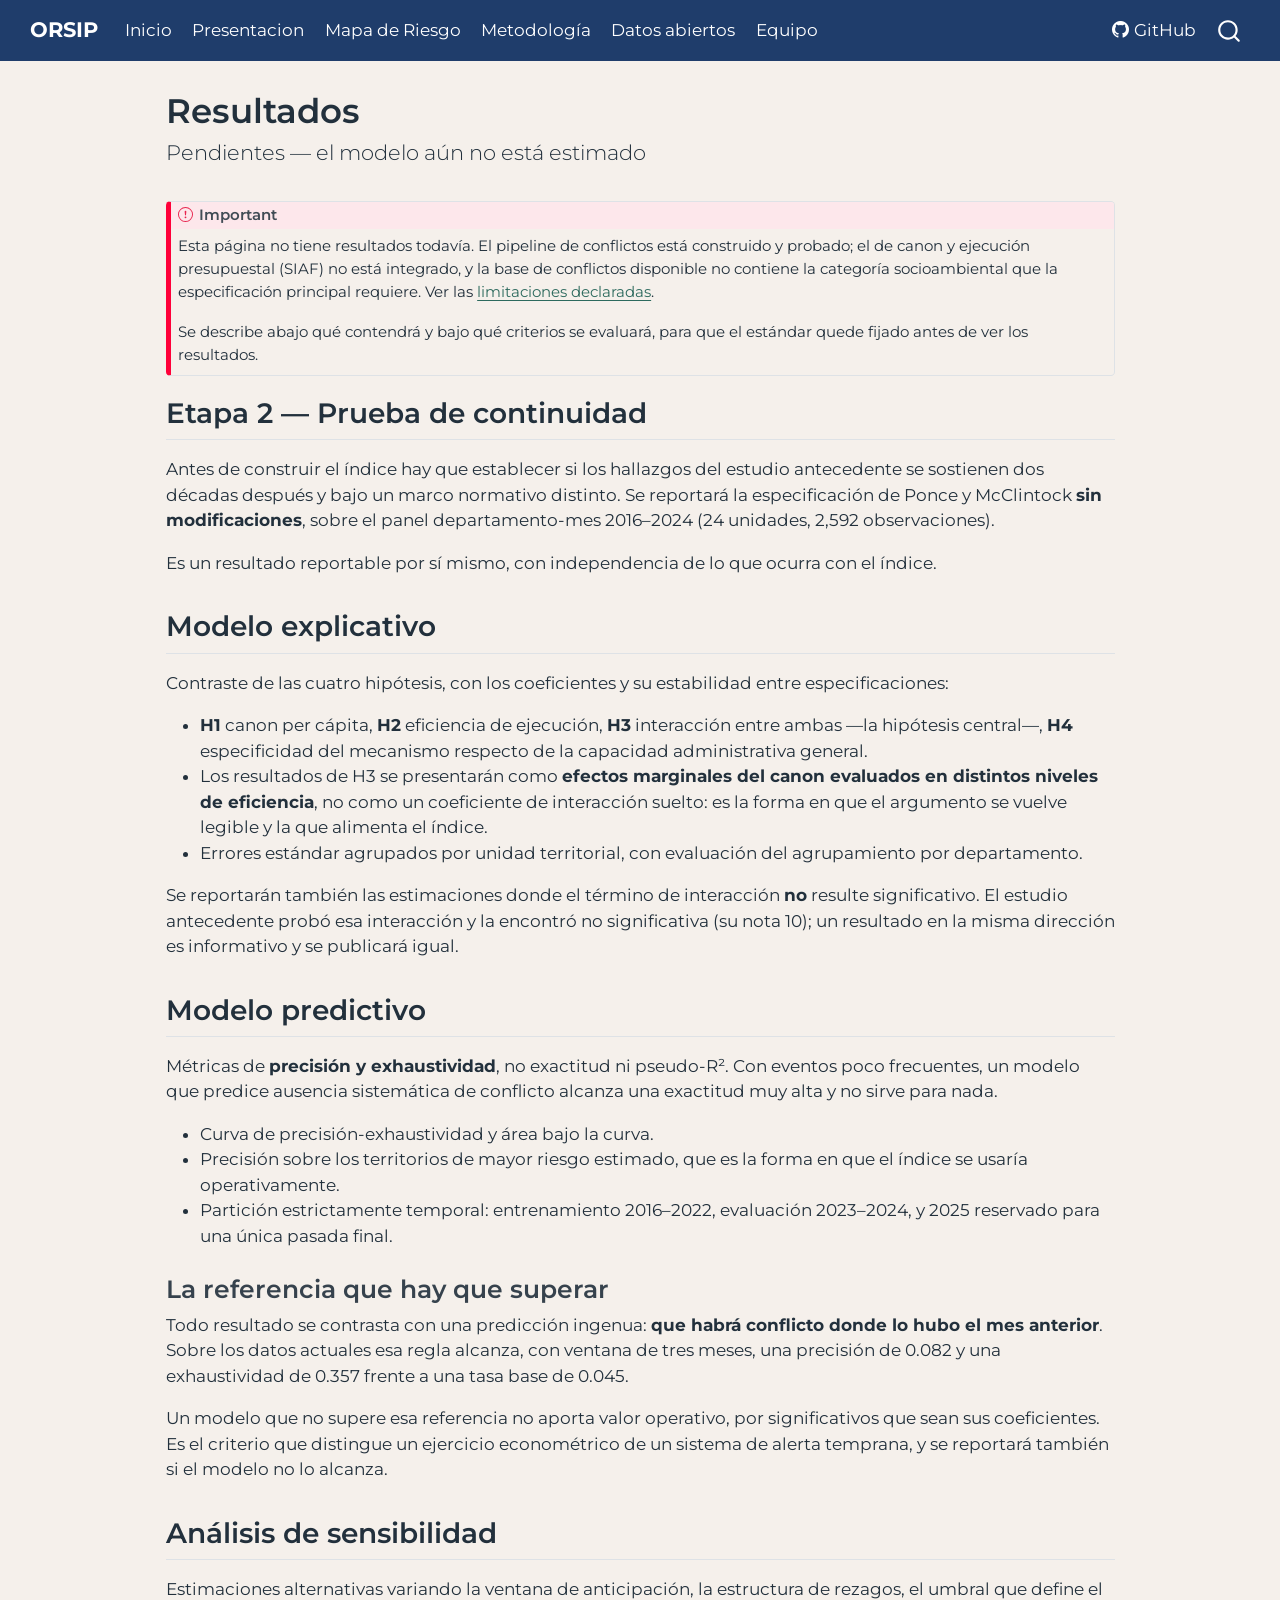
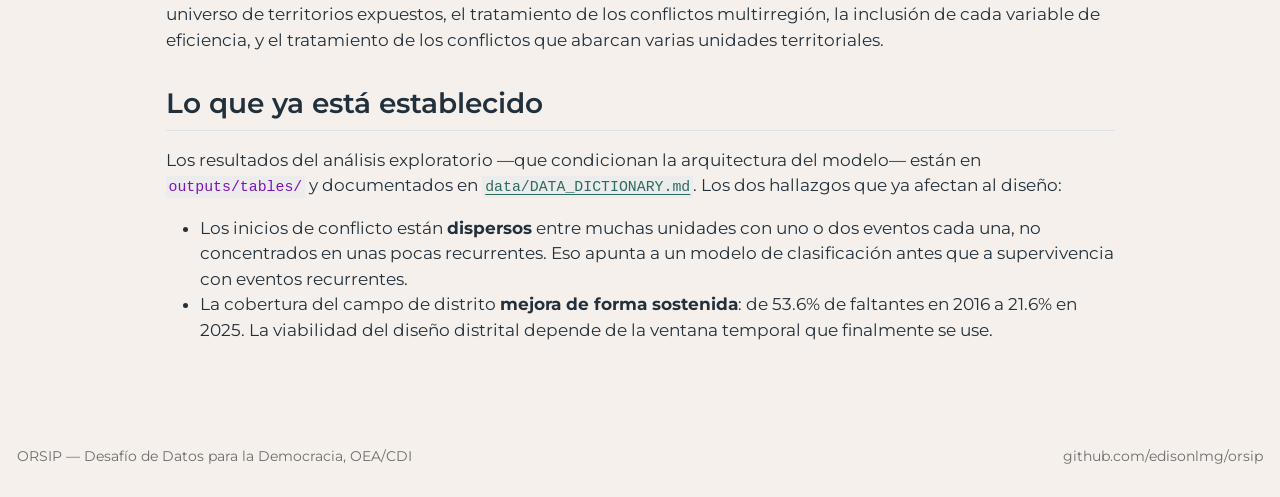
<file: docs/resultados.html>
<!DOCTYPE html>
<html xmlns="http://www.w3.org/1999/xhtml" lang="en" xml:lang="en"><head>

<meta charset="utf-8">
<meta name="generator" content="quarto-1.9.38">

<meta name="viewport" content="width=device-width, initial-scale=1.0, user-scalable=yes">


<title>Resultados – ORSIP</title>
<style>
/* Default styles provided by pandoc.
** See https://pandoc.org/MANUAL.html#variables-for-html for config info.
*/
code{white-space: pre-wrap;}
span.smallcaps{font-variant: small-caps;}
div.columns{display: flex; gap: min(4vw, 1.5em);}
div.column{flex: auto; overflow-x: auto;}
div.hanging-indent{margin-left: 1.5em; text-indent: -1.5em;}
ul.task-list{list-style: none;}
ul.task-list li input[type="checkbox"] {
  width: 0.8em;
  margin: 0 0.8em 0.2em -1em; /* quarto-specific, see https://github.com/quarto-dev/quarto-cli/issues/4556 */ 
  vertical-align: middle;
}
</style>


<script src="site_libs/quarto-nav/quarto-nav.js"></script>
<script src="site_libs/quarto-nav/headroom.min.js"></script>
<script src="site_libs/clipboard/clipboard.min.js"></script>
<script src="site_libs/quarto-search/autocomplete.umd.js"></script>
<script src="site_libs/quarto-search/fuse.min.js"></script>
<script src="site_libs/quarto-search/quarto-search.js"></script>
<meta name="quarto:offset" content="./">
<script src="site_libs/quarto-html/quarto.js" type="module"></script>
<script src="site_libs/quarto-html/tabsets/tabsets.js" type="module"></script>
<script src="site_libs/quarto-html/popper.min.js"></script>
<script src="site_libs/quarto-html/tippy.umd.min.js"></script>
<script src="site_libs/quarto-html/anchor.min.js"></script>
<link href="site_libs/quarto-html/tippy.css" rel="stylesheet">
<link href="site_libs/quarto-html/quarto-syntax-highlighting-15634bcf2e68342d4ad2dfa704d543f6.css" rel="stylesheet" id="quarto-text-highlighting-styles">
<script src="site_libs/bootstrap/bootstrap.min.js"></script>
<link href="site_libs/bootstrap/bootstrap-icons.css" rel="stylesheet">
<link href="site_libs/bootstrap/bootstrap-5b5f9815e9f625f6f2caee7ee4b01884.min.css" rel="stylesheet" append-hash="true" id="quarto-bootstrap" data-mode="light">
<script id="quarto-search-options" type="application/json">{
  "location": "navbar",
  "copy-button": false,
  "collapse-after": 3,
  "panel-placement": "end",
  "type": "overlay",
  "limit": 50,
  "keyboard-shortcut": [
    "f",
    "/",
    "s"
  ],
  "show-item-context": false,
  "language": {
    "search-no-results-text": "No results",
    "search-matching-documents-text": "matching documents",
    "search-copy-link-title": "Copy link to search",
    "search-hide-matches-text": "Hide additional matches",
    "search-more-match-text": "more match in this document",
    "search-more-matches-text": "more matches in this document",
    "search-clear-button-title": "Clear",
    "search-text-placeholder": "",
    "search-detached-cancel-button-title": "Cancel",
    "search-submit-button-title": "Submit",
    "search-label": "Search"
  }
}</script>


</head>

<body class="nav-fixed fullcontent quarto-light">

<div id="quarto-search-results"></div>
  <header id="quarto-header" class="headroom fixed-top">
    <nav class="navbar navbar-expand-lg " data-bs-theme="dark">
      <div class="navbar-container container-fluid">
      <div class="navbar-brand-container mx-auto">
    <a class="navbar-brand" href="./index.html">
    <span class="navbar-title">ORSIP</span>
    </a>
  </div>
            <div id="quarto-search" class="" title="Search"></div>
          <button class="navbar-toggler" type="button" data-bs-toggle="collapse" data-bs-target="#navbarCollapse" aria-controls="navbarCollapse" role="menu" aria-expanded="false" aria-label="Toggle navigation" onclick="if (window.quartoToggleHeadroom) { window.quartoToggleHeadroom(); }">
  <span class="navbar-toggler-icon"></span>
</button>
          <div class="collapse navbar-collapse" id="navbarCollapse">
            <ul class="navbar-nav navbar-nav-scroll me-auto">
  <li class="nav-item">
    <a class="nav-link" href="./index.html"> 
<span class="menu-text">Inicio</span></a>
  </li>  
  <li class="nav-item">
    <a class="nav-link" href="./presentacion.html"> 
<span class="menu-text">Presentacion</span></a>
  </li>  
  <li class="nav-item">
    <a class="nav-link" href="https://edisonlmg.shinyapps.io/orsip/" target="_blank"> 
<span class="menu-text">Mapa de Riesgo</span></a>
  </li>  
  <li class="nav-item">
    <a class="nav-link" href="./metodologia.html"> 
<span class="menu-text">Metodología</span></a>
  </li>  
  <li class="nav-item">
    <a class="nav-link" href="https://github.com/edisonlmg/orsip/tree/main/data" target="_blank"> 
<span class="menu-text">Datos abiertos</span></a>
  </li>  
  <li class="nav-item">
    <a class="nav-link" href="./equipo.html"> 
<span class="menu-text">Equipo</span></a>
  </li>  
</ul>
            <ul class="navbar-nav navbar-nav-scroll ms-auto">
  <li class="nav-item">
    <a class="nav-link" href="https://github.com/edisonlmg/orsip"> <i class="bi bi-github" role="img">
</i> 
<span class="menu-text">GitHub</span></a>
  </li>  
</ul>
          </div> <!-- /navcollapse -->
            <div class="quarto-navbar-tools">
</div>
      </div> <!-- /container-fluid -->
    </nav>
</header>
<!-- content -->
<div id="quarto-content" class="quarto-container page-columns page-rows-contents page-layout-article page-navbar">
<!-- sidebar -->
<!-- margin-sidebar -->
    
<!-- main -->
<main class="content" id="quarto-document-content">

<header id="title-block-header" class="quarto-title-block default">
<div class="quarto-title">
<h1 class="title">Resultados</h1>
<p class="subtitle lead">Pendientes — el modelo aún no está estimado</p>
</div>



<div class="quarto-title-meta">

    
  
    
  </div>
  


</header>


<div class="callout callout-style-default callout-important callout-titled">
<div class="callout-header d-flex align-content-center">
<div class="callout-icon-container">
<i class="callout-icon"></i>
</div>
<div class="callout-title-container flex-fill">
Important
</div>
</div>
<div class="callout-body-container callout-body">
<p>Esta página no tiene resultados todavía. El pipeline de conflictos está construido y probado; el de canon y ejecución presupuestal (SIAF) no está integrado, y la base de conflictos disponible no contiene la categoría socioambiental que la especificación principal requiere. Ver las <a href="./metodologia.html#limitaciones">limitaciones declaradas</a>.</p>
<p>Se describe abajo qué contendrá y bajo qué criterios se evaluará, para que el estándar quede fijado antes de ver los resultados.</p>
</div>
</div>
<section id="etapa-2-prueba-de-continuidad" class="level2">
<h2 class="anchored" data-anchor-id="etapa-2-prueba-de-continuidad">Etapa 2 — Prueba de continuidad</h2>
<p>Antes de construir el índice hay que establecer si los hallazgos del estudio antecedente se sostienen dos décadas después y bajo un marco normativo distinto. Se reportará la especificación de Ponce y McClintock <strong>sin modificaciones</strong>, sobre el panel departamento-mes 2016–2024 (24 unidades, 2,592 observaciones).</p>
<p>Es un resultado reportable por sí mismo, con independencia de lo que ocurra con el índice.</p>
</section>
<section id="modelo-explicativo" class="level2">
<h2 class="anchored" data-anchor-id="modelo-explicativo">Modelo explicativo</h2>
<p>Contraste de las cuatro hipótesis, con los coeficientes y su estabilidad entre especificaciones:</p>
<ul>
<li><strong>H1</strong> canon per cápita, <strong>H2</strong> eficiencia de ejecución, <strong>H3</strong> interacción entre ambas —la hipótesis central—, <strong>H4</strong> especificidad del mecanismo respecto de la capacidad administrativa general.</li>
<li>Los resultados de H3 se presentarán como <strong>efectos marginales del canon evaluados en distintos niveles de eficiencia</strong>, no como un coeficiente de interacción suelto: es la forma en que el argumento se vuelve legible y la que alimenta el índice.</li>
<li>Errores estándar agrupados por unidad territorial, con evaluación del agrupamiento por departamento.</li>
</ul>
<p>Se reportarán también las estimaciones donde el término de interacción <strong>no</strong> resulte significativo. El estudio antecedente probó esa interacción y la encontró no significativa (su nota 10); un resultado en la misma dirección es informativo y se publicará igual.</p>
</section>
<section id="modelo-predictivo" class="level2">
<h2 class="anchored" data-anchor-id="modelo-predictivo">Modelo predictivo</h2>
<p>Métricas de <strong>precisión y exhaustividad</strong>, no exactitud ni pseudo-R². Con eventos poco frecuentes, un modelo que predice ausencia sistemática de conflicto alcanza una exactitud muy alta y no sirve para nada.</p>
<ul>
<li>Curva de precisión-exhaustividad y área bajo la curva.</li>
<li>Precisión sobre los territorios de mayor riesgo estimado, que es la forma en que el índice se usaría operativamente.</li>
<li>Partición estrictamente temporal: entrenamiento 2016–2022, evaluación 2023–2024, y 2025 reservado para una única pasada final.</li>
</ul>
<section id="la-referencia-que-hay-que-superar" class="level3">
<h3 class="anchored" data-anchor-id="la-referencia-que-hay-que-superar">La referencia que hay que superar</h3>
<p>Todo resultado se contrasta con una predicción ingenua: <strong>que habrá conflicto donde lo hubo el mes anterior</strong>. Sobre los datos actuales esa regla alcanza, con ventana de tres meses, una precisión de 0.082 y una exhaustividad de 0.357 frente a una tasa base de 0.045.</p>
<p>Un modelo que no supere esa referencia no aporta valor operativo, por significativos que sean sus coeficientes. Es el criterio que distingue un ejercicio econométrico de un sistema de alerta temprana, y se reportará también si el modelo no lo alcanza.</p>
</section>
</section>
<section id="análisis-de-sensibilidad" class="level2">
<h2 class="anchored" data-anchor-id="análisis-de-sensibilidad">Análisis de sensibilidad</h2>
<p>Estimaciones alternativas variando la ventana de anticipación, la estructura de rezagos, el umbral que define el universo de territorios expuestos, el tratamiento de los conflictos multirregión, la inclusión de cada variable de eficiencia, y el tratamiento de los conflictos que abarcan varias unidades territoriales.</p>
</section>
<section id="lo-que-ya-está-establecido" class="level2">
<h2 class="anchored" data-anchor-id="lo-que-ya-está-establecido">Lo que ya está establecido</h2>
<p>Los resultados del análisis exploratorio —que condicionan la arquitectura del modelo— están en <code>outputs/tables/</code> y documentados en <a href="https://github.com/edisonlmg/orsip/blob/main/data/DATA_DICTIONARY.md"><code>data/DATA_DICTIONARY.md</code></a>. Los dos hallazgos que ya afectan al diseño:</p>
<ul>
<li>Los inicios de conflicto están <strong>dispersos</strong> entre muchas unidades con uno o dos eventos cada una, no concentrados en unas pocas recurrentes. Eso apunta a un modelo de clasificación antes que a supervivencia con eventos recurrentes.</li>
<li>La cobertura del campo de distrito <strong>mejora de forma sostenida</strong>: de 53.6% de faltantes en 2016 a 21.6% en 2025. La viabilidad del diseño distrital depende de la ventana temporal que finalmente se use.</li>
</ul>


</section>

</main> <!-- /main -->
<script id="quarto-html-after-body" type="application/javascript">
  window.document.addEventListener("DOMContentLoaded", function (event) {
    const icon = "";
    const anchorJS = new window.AnchorJS();
    anchorJS.options = {
      placement: 'right',
      icon: icon
    };
    anchorJS.add('.anchored');
    const isCodeAnnotation = (el) => {
      for (const clz of el.classList) {
        if (clz.startsWith('code-annotation-')) {                     
          return true;
        }
      }
      return false;
    }
    const onCopySuccess = function(e) {
      // button target
      const button = e.trigger;
      // don't keep focus
      button.blur();
      // flash "checked"
      button.classList.add('code-copy-button-checked');
      var currentTitle = button.getAttribute("title");
      button.setAttribute("title", "Copied!");
      let tooltip;
      if (window.bootstrap) {
        button.setAttribute("data-bs-toggle", "tooltip");
        button.setAttribute("data-bs-placement", "left");
        button.setAttribute("data-bs-title", "Copied!");
        tooltip = new bootstrap.Tooltip(button, 
          { trigger: "manual", 
            customClass: "code-copy-button-tooltip",
            offset: [0, -8]});
        tooltip.show();    
      }
      setTimeout(function() {
        if (tooltip) {
          tooltip.hide();
          button.removeAttribute("data-bs-title");
          button.removeAttribute("data-bs-toggle");
          button.removeAttribute("data-bs-placement");
        }
        button.setAttribute("title", currentTitle);
        button.classList.remove('code-copy-button-checked');
      }, 1000);
      // clear code selection
      e.clearSelection();
    }
    const getTextToCopy = function(trigger) {
      const outerScaffold = trigger.parentElement.cloneNode(true);
      const codeEl = outerScaffold.querySelector('code');
      for (const childEl of codeEl.children) {
        if (isCodeAnnotation(childEl)) {
          childEl.remove();
        }
      }
      return codeEl.innerText;
    }
    const clipboard = new window.ClipboardJS('.code-copy-button:not([data-in-quarto-modal])', {
      text: getTextToCopy
    });
    clipboard.on('success', onCopySuccess);
    if (window.document.getElementById('quarto-embedded-source-code-modal')) {
      const clipboardModal = new window.ClipboardJS('.code-copy-button[data-in-quarto-modal]', {
        text: getTextToCopy,
        container: window.document.getElementById('quarto-embedded-source-code-modal')
      });
      clipboardModal.on('success', onCopySuccess);
    }
      var localhostRegex = new RegExp(/^(?:http|https):\/\/localhost\:?[0-9]*\//);
      var mailtoRegex = new RegExp(/^mailto:/);
        var filterRegex = new RegExp("https:\/\/orsip\.site\/");
      var isInternal = (href) => {
          return filterRegex.test(href) || localhostRegex.test(href) || mailtoRegex.test(href);
      }
      // Inspect non-navigation links and adorn them if external
     var links = window.document.querySelectorAll('a[href]:not(.nav-link):not(.navbar-brand):not(.toc-action):not(.sidebar-link):not(.sidebar-item-toggle):not(.pagination-link):not(.no-external):not([aria-hidden]):not(.dropdown-item):not(.quarto-navigation-tool):not(.about-link)');
      for (var i=0; i<links.length; i++) {
        const link = links[i];
        if (!isInternal(link.href)) {
          // undo the damage that might have been done by quarto-nav.js in the case of
          // links that we want to consider external
          if (link.dataset.originalHref !== undefined) {
            link.href = link.dataset.originalHref;
          }
        }
      }
    function tippyHover(el, contentFn, onTriggerFn, onUntriggerFn) {
      const config = {
        allowHTML: true,
        maxWidth: 500,
        delay: 100,
        arrow: false,
        appendTo: function(el) {
            return el.parentElement;
        },
        interactive: true,
        interactiveBorder: 10,
        theme: 'quarto',
        placement: 'bottom-start',
      };
      if (contentFn) {
        config.content = contentFn;
      }
      if (onTriggerFn) {
        config.onTrigger = onTriggerFn;
      }
      if (onUntriggerFn) {
        config.onUntrigger = onUntriggerFn;
      }
      window.tippy(el, config); 
    }
    const noterefs = window.document.querySelectorAll('a[role="doc-noteref"]');
    for (var i=0; i<noterefs.length; i++) {
      const ref = noterefs[i];
      tippyHover(ref, function() {
        // use id or data attribute instead here
        let href = ref.getAttribute('data-footnote-href') || ref.getAttribute('href');
        try { href = new URL(href).hash; } catch {}
        const id = href.replace(/^#\/?/, "");
        const note = window.document.getElementById(id);
        if (note) {
          return note.innerHTML;
        } else {
          return "";
        }
      });
    }
    const xrefs = window.document.querySelectorAll('a.quarto-xref');
    const processXRef = (id, note) => {
      // Strip column container classes
      const stripColumnClz = (el) => {
        el.classList.remove("page-full", "page-columns");
        if (el.children) {
          for (const child of el.children) {
            stripColumnClz(child);
          }
        }
      }
      stripColumnClz(note)
      if (id === null || id.startsWith('sec-')) {
        // Special case sections, only their first couple elements
        const container = document.createElement("div");
        if (note.children && note.children.length > 2) {
          container.appendChild(note.children[0].cloneNode(true));
          for (let i = 1; i < note.children.length; i++) {
            const child = note.children[i];
            if (child.tagName === "P" && child.innerText === "") {
              continue;
            } else {
              container.appendChild(child.cloneNode(true));
              break;
            }
          }
          if (window.Quarto?.typesetMath) {
            window.Quarto.typesetMath(container);
          }
          return container.innerHTML
        } else {
          if (window.Quarto?.typesetMath) {
            window.Quarto.typesetMath(note);
          }
          return note.innerHTML;
        }
      } else {
        // Remove any anchor links if they are present
        const anchorLink = note.querySelector('a.anchorjs-link');
        if (anchorLink) {
          anchorLink.remove();
        }
        if (window.Quarto?.typesetMath) {
          window.Quarto.typesetMath(note);
        }
        if (note.classList.contains("callout")) {
          return note.outerHTML;
        } else {
          return note.innerHTML;
        }
      }
    }
    for (var i=0; i<xrefs.length; i++) {
      const xref = xrefs[i];
      tippyHover(xref, undefined, function(instance) {
        instance.disable();
        let url = xref.getAttribute('href');
        let hash = undefined; 
        if (url.startsWith('#')) {
          hash = url;
        } else {
          try { hash = new URL(url).hash; } catch {}
        }
        if (hash) {
          const id = hash.replace(/^#\/?/, "");
          const note = window.document.getElementById(id);
          if (note !== null) {
            try {
              const html = processXRef(id, note.cloneNode(true));
              instance.setContent(html);
            } finally {
              instance.enable();
              instance.show();
            }
          } else {
            // See if we can fetch this
            fetch(url.split('#')[0])
            .then(res => res.text())
            .then(html => {
              const parser = new DOMParser();
              const htmlDoc = parser.parseFromString(html, "text/html");
              const note = htmlDoc.getElementById(id);
              if (note !== null) {
                const html = processXRef(id, note);
                instance.setContent(html);
              } 
            }).finally(() => {
              instance.enable();
              instance.show();
            });
          }
        } else {
          // See if we can fetch a full url (with no hash to target)
          // This is a special case and we should probably do some content thinning / targeting
          fetch(url)
          .then(res => res.text())
          .then(html => {
            const parser = new DOMParser();
            const htmlDoc = parser.parseFromString(html, "text/html");
            const note = htmlDoc.querySelector('main.content');
            if (note !== null) {
              // This should only happen for chapter cross references
              // (since there is no id in the URL)
              // remove the first header
              if (note.children.length > 0 && note.children[0].tagName === "HEADER") {
                note.children[0].remove();
              }
              const html = processXRef(null, note);
              instance.setContent(html);
            } 
          }).finally(() => {
            instance.enable();
            instance.show();
          });
        }
      }, function(instance) {
      });
    }
        let selectedAnnoteEl;
        const selectorForAnnotation = ( cell, annotation) => {
          let cellAttr = 'data-code-cell="' + cell + '"';
          let lineAttr = 'data-code-annotation="' +  annotation + '"';
          const selector = 'span[' + cellAttr + '][' + lineAttr + ']';
          return selector;
        }
        const selectCodeLines = (annoteEl) => {
          const doc = window.document;
          const targetCell = annoteEl.getAttribute("data-target-cell");
          const targetAnnotation = annoteEl.getAttribute("data-target-annotation");
          const annoteSpan = window.document.querySelector(selectorForAnnotation(targetCell, targetAnnotation));
          const lines = annoteSpan.getAttribute("data-code-lines").split(",");
          const lineIds = lines.map((line) => {
            return targetCell + "-" + line;
          })
          let top = null;
          let height = null;
          let parent = null;
          if (lineIds.length > 0) {
              //compute the position of the single el (top and bottom and make a div)
              const el = window.document.getElementById(lineIds[0]);
              top = el.offsetTop;
              height = el.offsetHeight;
              parent = el.parentElement.parentElement;
            if (lineIds.length > 1) {
              const lastEl = window.document.getElementById(lineIds[lineIds.length - 1]);
              const bottom = lastEl.offsetTop + lastEl.offsetHeight;
              height = bottom - top;
            }
            if (top !== null && height !== null && parent !== null) {
              // cook up a div (if necessary) and position it 
              let div = window.document.getElementById("code-annotation-line-highlight");
              if (div === null) {
                div = window.document.createElement("div");
                div.setAttribute("id", "code-annotation-line-highlight");
                div.style.position = 'absolute';
                parent.appendChild(div);
              }
              div.style.top = top - 2 + "px";
              div.style.height = height + 4 + "px";
              div.style.left = 0;
              let gutterDiv = window.document.getElementById("code-annotation-line-highlight-gutter");
              if (gutterDiv === null) {
                gutterDiv = window.document.createElement("div");
                gutterDiv.setAttribute("id", "code-annotation-line-highlight-gutter");
                gutterDiv.style.position = 'absolute';
                const codeCell = window.document.getElementById(targetCell);
                const gutter = codeCell.querySelector('.code-annotation-gutter');
                gutter.appendChild(gutterDiv);
              }
              gutterDiv.style.top = top - 2 + "px";
              gutterDiv.style.height = height + 4 + "px";
            }
            selectedAnnoteEl = annoteEl;
          }
        };
        const unselectCodeLines = () => {
          const elementsIds = ["code-annotation-line-highlight", "code-annotation-line-highlight-gutter"];
          elementsIds.forEach((elId) => {
            const div = window.document.getElementById(elId);
            if (div) {
              div.remove();
            }
          });
          selectedAnnoteEl = undefined;
        };
          // Handle positioning of the toggle
      window.addEventListener(
        "resize",
        throttle(() => {
          elRect = undefined;
          if (selectedAnnoteEl) {
            selectCodeLines(selectedAnnoteEl);
          }
        }, 10)
      );
      function throttle(fn, ms) {
      let throttle = false;
      let timer;
        return (...args) => {
          if(!throttle) { // first call gets through
              fn.apply(this, args);
              throttle = true;
          } else { // all the others get throttled
              if(timer) clearTimeout(timer); // cancel #2
              timer = setTimeout(() => {
                fn.apply(this, args);
                timer = throttle = false;
              }, ms);
          }
        };
      }
        // Attach click handler to the DT
        const annoteDls = window.document.querySelectorAll('dt[data-target-cell]');
        for (const annoteDlNode of annoteDls) {
          annoteDlNode.addEventListener('click', (event) => {
            const clickedEl = event.target;
            if (clickedEl !== selectedAnnoteEl) {
              unselectCodeLines();
              const activeEl = window.document.querySelector('dt[data-target-cell].code-annotation-active');
              if (activeEl) {
                activeEl.classList.remove('code-annotation-active');
              }
              selectCodeLines(clickedEl);
              clickedEl.classList.add('code-annotation-active');
            } else {
              // Unselect the line
              unselectCodeLines();
              clickedEl.classList.remove('code-annotation-active');
            }
          });
        }
    const findCites = (el) => {
      const parentEl = el.parentElement;
      if (parentEl) {
        const cites = parentEl.dataset.cites;
        if (cites) {
          return {
            el,
            cites: cites.split(' ')
          };
        } else {
          return findCites(el.parentElement)
        }
      } else {
        return undefined;
      }
    };
    var bibliorefs = window.document.querySelectorAll('a[role="doc-biblioref"]');
    for (var i=0; i<bibliorefs.length; i++) {
      const ref = bibliorefs[i];
      const citeInfo = findCites(ref);
      if (citeInfo) {
        tippyHover(citeInfo.el, function() {
          var popup = window.document.createElement('div');
          citeInfo.cites.forEach(function(cite) {
            var citeDiv = window.document.createElement('div');
            citeDiv.classList.add('hanging-indent');
            citeDiv.classList.add('csl-entry');
            var biblioDiv = window.document.getElementById('ref-' + cite);
            if (biblioDiv) {
              citeDiv.innerHTML = biblioDiv.innerHTML;
            }
            popup.appendChild(citeDiv);
          });
          return popup.innerHTML;
        });
      }
    }
  });
  </script>
</div> <!-- /content -->
<footer class="footer">
  <div class="nav-footer">
    <div class="nav-footer-left">
<p>ORSIP — Desafío de Datos para la Democracia, OEA/CDI</p>
</div>   
    <div class="nav-footer-center">
      &nbsp;
    </div>
    <div class="nav-footer-right">
<p>github.com/edisonlmg/orsip</p>
</div>
  </div>
</footer>




</body></html>
</file>
<file: docs/site_libs/quarto-html/tippy.css>
.tippy-box[data-animation=fade][data-state=hidden]{opacity:0}[data-tippy-root]{max-width:calc(100vw - 10px)}.tippy-box{position:relative;background-color:#333;color:#fff;border-radius:4px;font-size:14px;line-height:1.4;white-space:normal;outline:0;transition-property:transform,visibility,opacity}.tippy-box[data-placement^=top]>.tippy-arrow{bottom:0}.tippy-box[data-placement^=top]>.tippy-arrow:before{bottom:-7px;left:0;border-width:8px 8px 0;border-top-color:initial;transform-origin:center top}.tippy-box[data-placement^=bottom]>.tippy-arrow{top:0}.tippy-box[data-placement^=bottom]>.tippy-arrow:before{top:-7px;left:0;border-width:0 8px 8px;border-bottom-color:initial;transform-origin:center bottom}.tippy-box[data-placement^=left]>.tippy-arrow{right:0}.tippy-box[data-placement^=left]>.tippy-arrow:before{border-width:8px 0 8px 8px;border-left-color:initial;right:-7px;transform-origin:center left}.tippy-box[data-placement^=right]>.tippy-arrow{left:0}.tippy-box[data-placement^=right]>.tippy-arrow:before{left:-7px;border-width:8px 8px 8px 0;border-right-color:initial;transform-origin:center right}.tippy-box[data-inertia][data-state=visible]{transition-timing-function:cubic-bezier(.54,1.5,.38,1.11)}.tippy-arrow{width:16px;height:16px;color:#333}.tippy-arrow:before{content:"";position:absolute;border-color:transparent;border-style:solid}.tippy-content{position:relative;padding:5px 9px;z-index:1}
</file>
<file: docs/site_libs/quarto-html/quarto-syntax-highlighting-15634bcf2e68342d4ad2dfa704d543f6.css>
/* quarto syntax highlight colors */
:root {
  --quarto-hl-ot-color: #003B4F;
  --quarto-hl-at-color: #657422;
  --quarto-hl-ss-color: #20794D;
  --quarto-hl-an-color: #5E5E5E;
  --quarto-hl-fu-color: #4758AB;
  --quarto-hl-st-color: #20794D;
  --quarto-hl-cf-color: #003B4F;
  --quarto-hl-op-color: #5E5E5E;
  --quarto-hl-er-color: #AD0000;
  --quarto-hl-bn-color: #AD0000;
  --quarto-hl-al-color: #AD0000;
  --quarto-hl-va-color: #111111;
  --quarto-hl-bu-color: inherit;
  --quarto-hl-ex-color: inherit;
  --quarto-hl-pp-color: #AD0000;
  --quarto-hl-in-color: #5E5E5E;
  --quarto-hl-vs-color: #20794D;
  --quarto-hl-wa-color: #5E5E5E;
  --quarto-hl-do-color: #5E5E5E;
  --quarto-hl-im-color: #00769E;
  --quarto-hl-ch-color: #20794D;
  --quarto-hl-dt-color: #AD0000;
  --quarto-hl-fl-color: #AD0000;
  --quarto-hl-co-color: #5E5E5E;
  --quarto-hl-cv-color: #5E5E5E;
  --quarto-hl-cn-color: #8f5902;
  --quarto-hl-sc-color: #5E5E5E;
  --quarto-hl-dv-color: #AD0000;
  --quarto-hl-kw-color: #003B4F;
}

/* other quarto variables */
:root {
  --quarto-font-monospace: SFMono-Regular, Menlo, Monaco, Consolas, "Liberation Mono", "Courier New", monospace;
}

/* syntax highlight based on Pandoc's rules */
pre > code.sourceCode > span {
  color: #003B4F;
}

code.sourceCode > span {
  color: #003B4F;
}

div.sourceCode,
div.sourceCode pre.sourceCode {
  color: #003B4F;
}

/* Normal */
code span {
  color: #003B4F;
}

/* Alert */
code span.al {
  color: #AD0000;
  font-style: inherit;
}

/* Annotation */
code span.an {
  color: #5E5E5E;
  font-style: inherit;
}

/* Attribute */
code span.at {
  color: #657422;
  font-style: inherit;
}

/* BaseN */
code span.bn {
  color: #AD0000;
  font-style: inherit;
}

/* BuiltIn */
code span.bu {
  font-style: inherit;
}

/* ControlFlow */
code span.cf {
  color: #003B4F;
  font-weight: bold;
  font-style: inherit;
}

/* Char */
code span.ch {
  color: #20794D;
  font-style: inherit;
}

/* Constant */
code span.cn {
  color: #8f5902;
  font-style: inherit;
}

/* Comment */
code span.co {
  color: #5E5E5E;
  font-style: inherit;
}

/* CommentVar */
code span.cv {
  color: #5E5E5E;
  font-style: italic;
}

/* Documentation */
code span.do {
  color: #5E5E5E;
  font-style: italic;
}

/* DataType */
code span.dt {
  color: #AD0000;
  font-style: inherit;
}

/* DecVal */
code span.dv {
  color: #AD0000;
  font-style: inherit;
}

/* Error */
code span.er {
  color: #AD0000;
  font-style: inherit;
}

/* Extension */
code span.ex {
  font-style: inherit;
}

/* Float */
code span.fl {
  color: #AD0000;
  font-style: inherit;
}

/* Function */
code span.fu {
  color: #4758AB;
  font-style: inherit;
}

/* Import */
code span.im {
  color: #00769E;
  font-style: inherit;
}

/* Information */
code span.in {
  color: #5E5E5E;
  font-style: inherit;
}

/* Keyword */
code span.kw {
  color: #003B4F;
  font-weight: bold;
  font-style: inherit;
}

/* Operator */
code span.op {
  color: #5E5E5E;
  font-style: inherit;
}

/* Other */
code span.ot {
  color: #003B4F;
  font-style: inherit;
}

/* Preprocessor */
code span.pp {
  color: #AD0000;
  font-style: inherit;
}

/* SpecialChar */
code span.sc {
  color: #5E5E5E;
  font-style: inherit;
}

/* SpecialString */
code span.ss {
  color: #20794D;
  font-style: inherit;
}

/* String */
code span.st {
  color: #20794D;
  font-style: inherit;
}

/* Variable */
code span.va {
  color: #111111;
  font-style: inherit;
}

/* VerbatimString */
code span.vs {
  color: #20794D;
  font-style: inherit;
}

/* Warning */
code span.wa {
  color: #5E5E5E;
  font-style: italic;
}

.prevent-inlining {
  content: "</";
}

/*# sourceMappingURL=f23921c56f73e400b49028c9186a1aa0.css.map */
</file>
